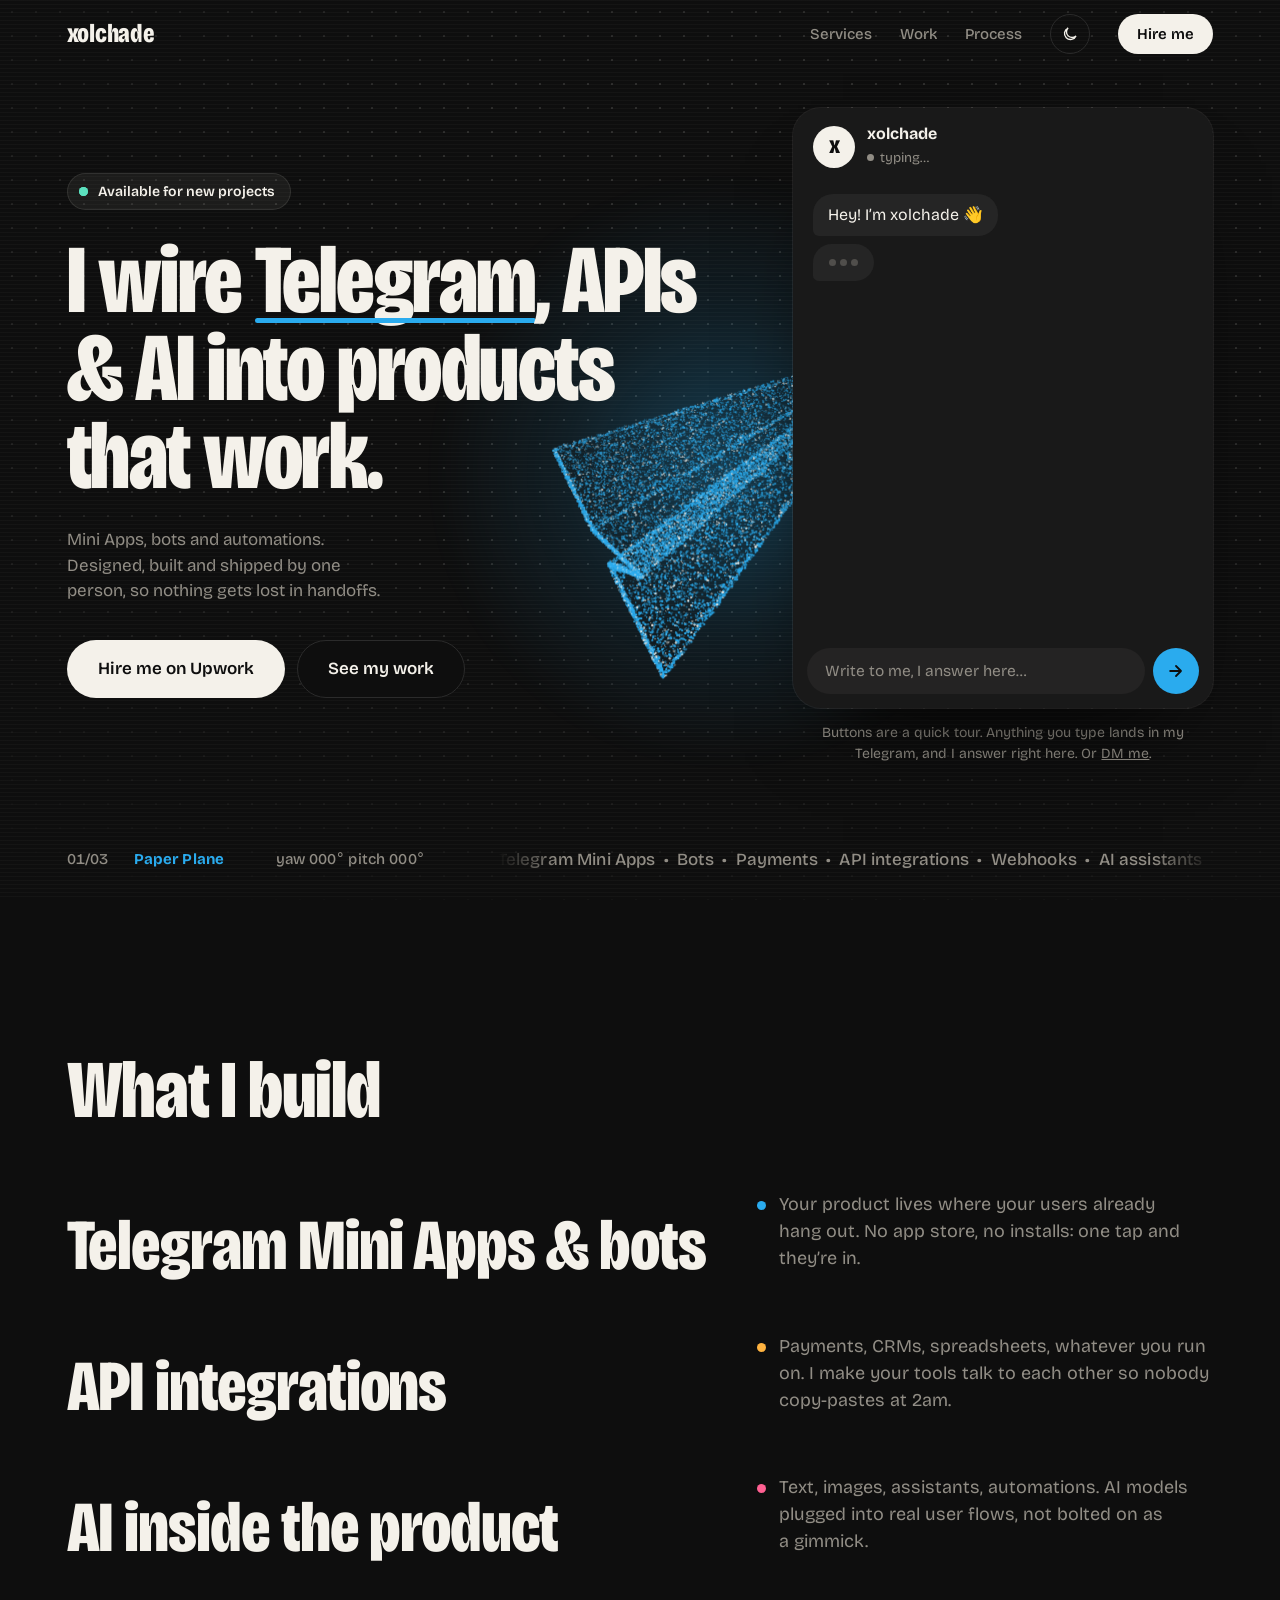
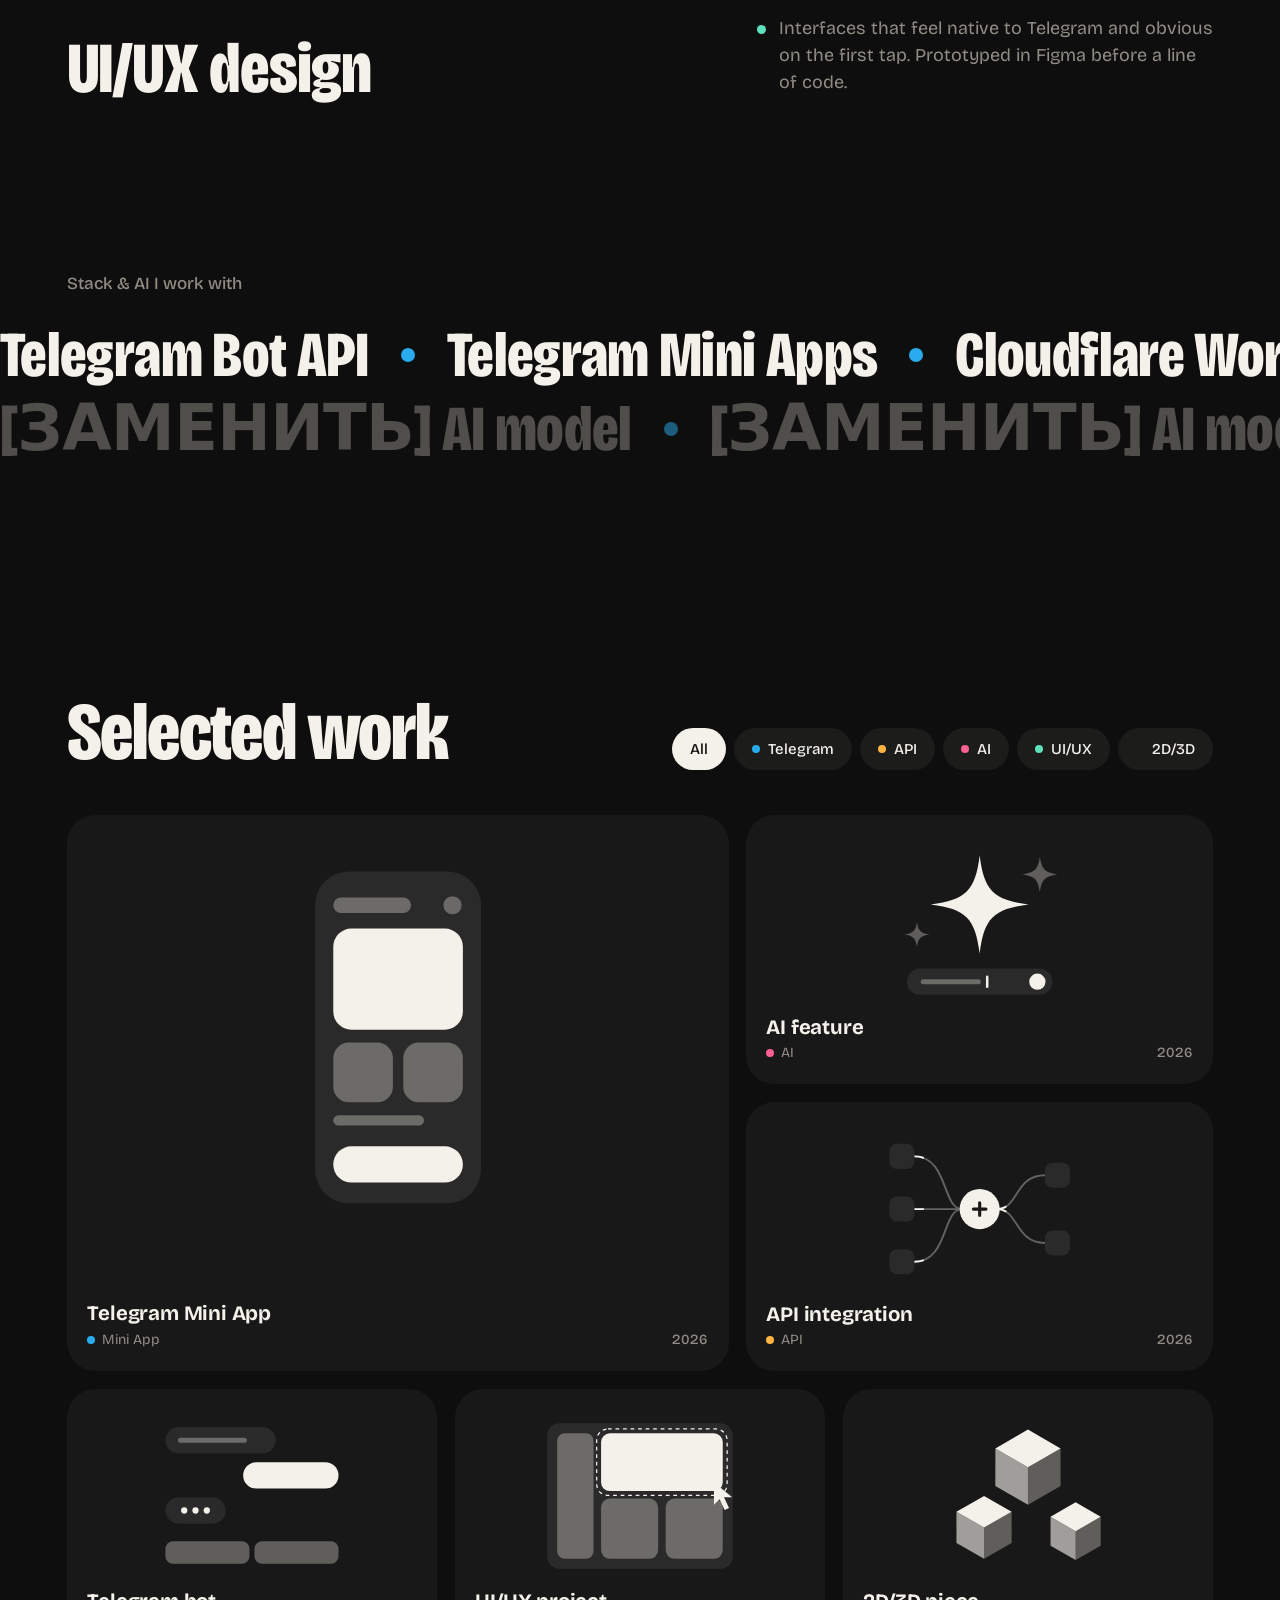
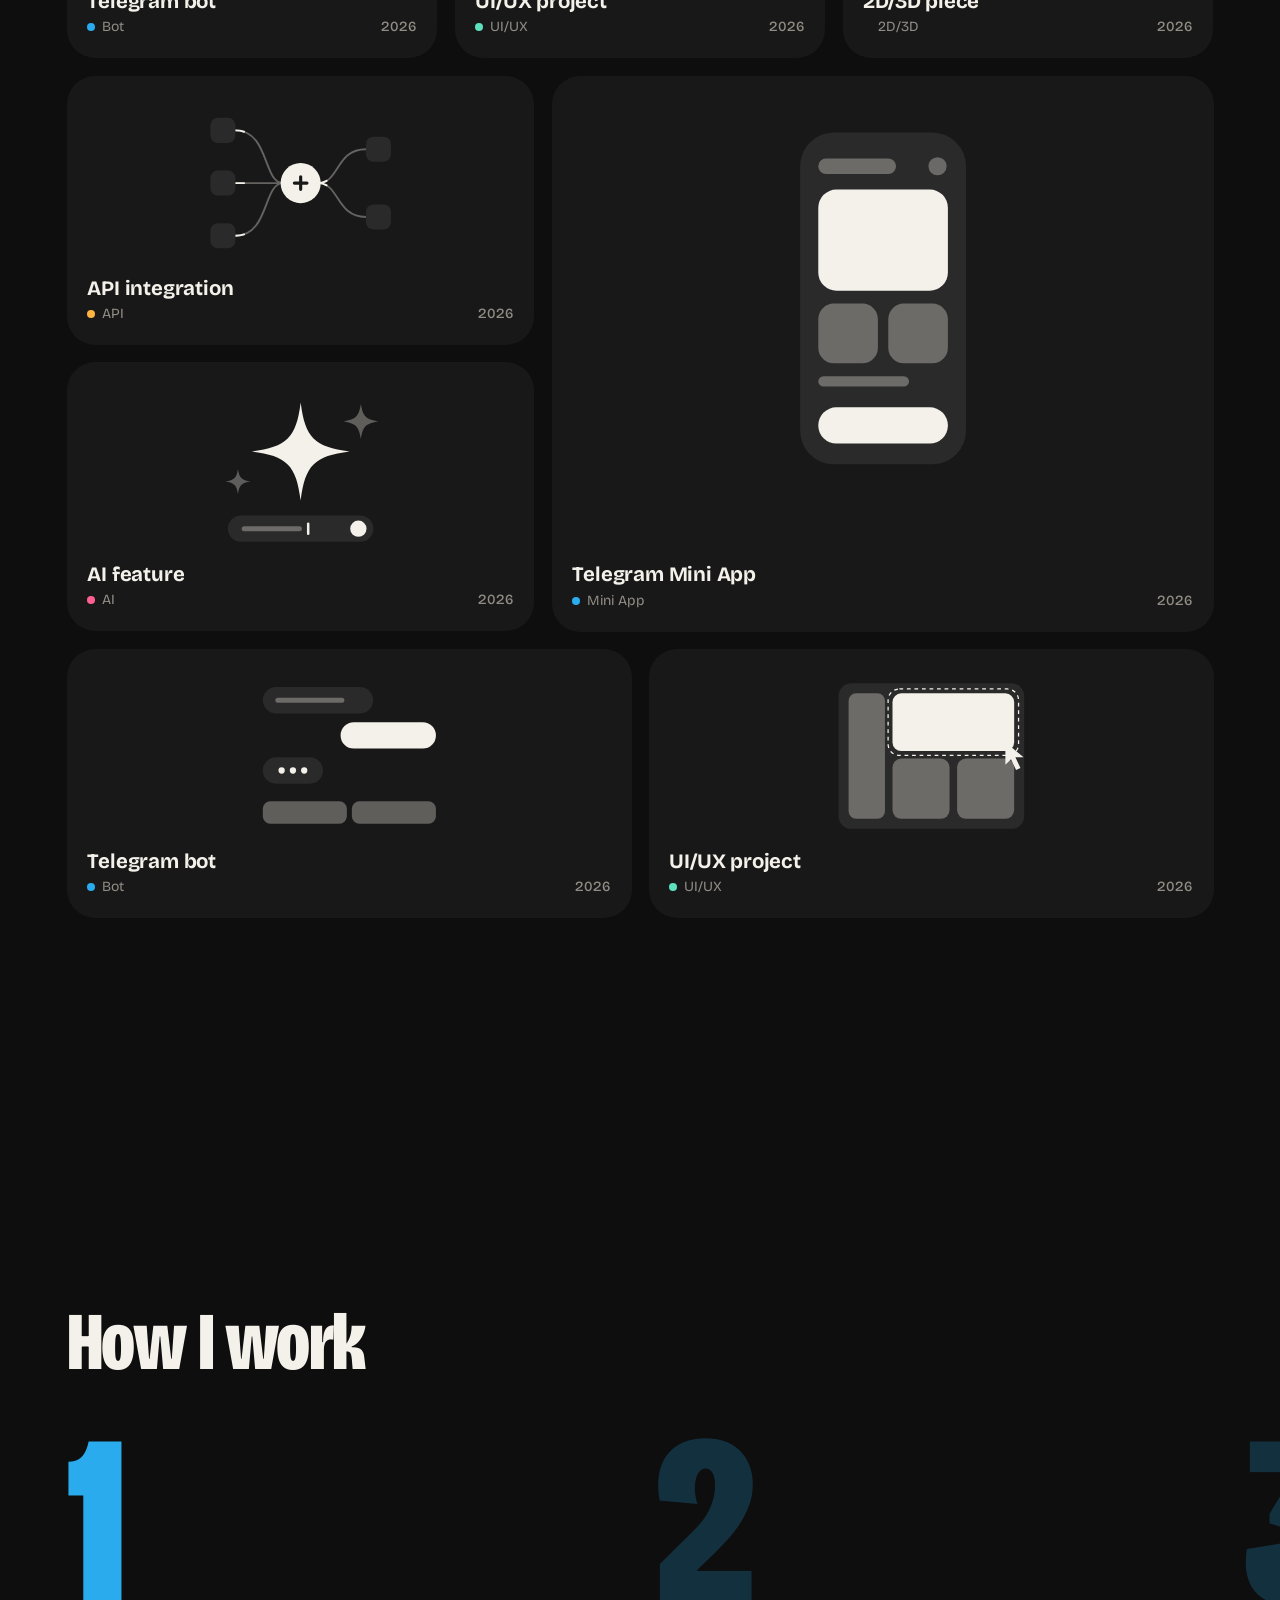
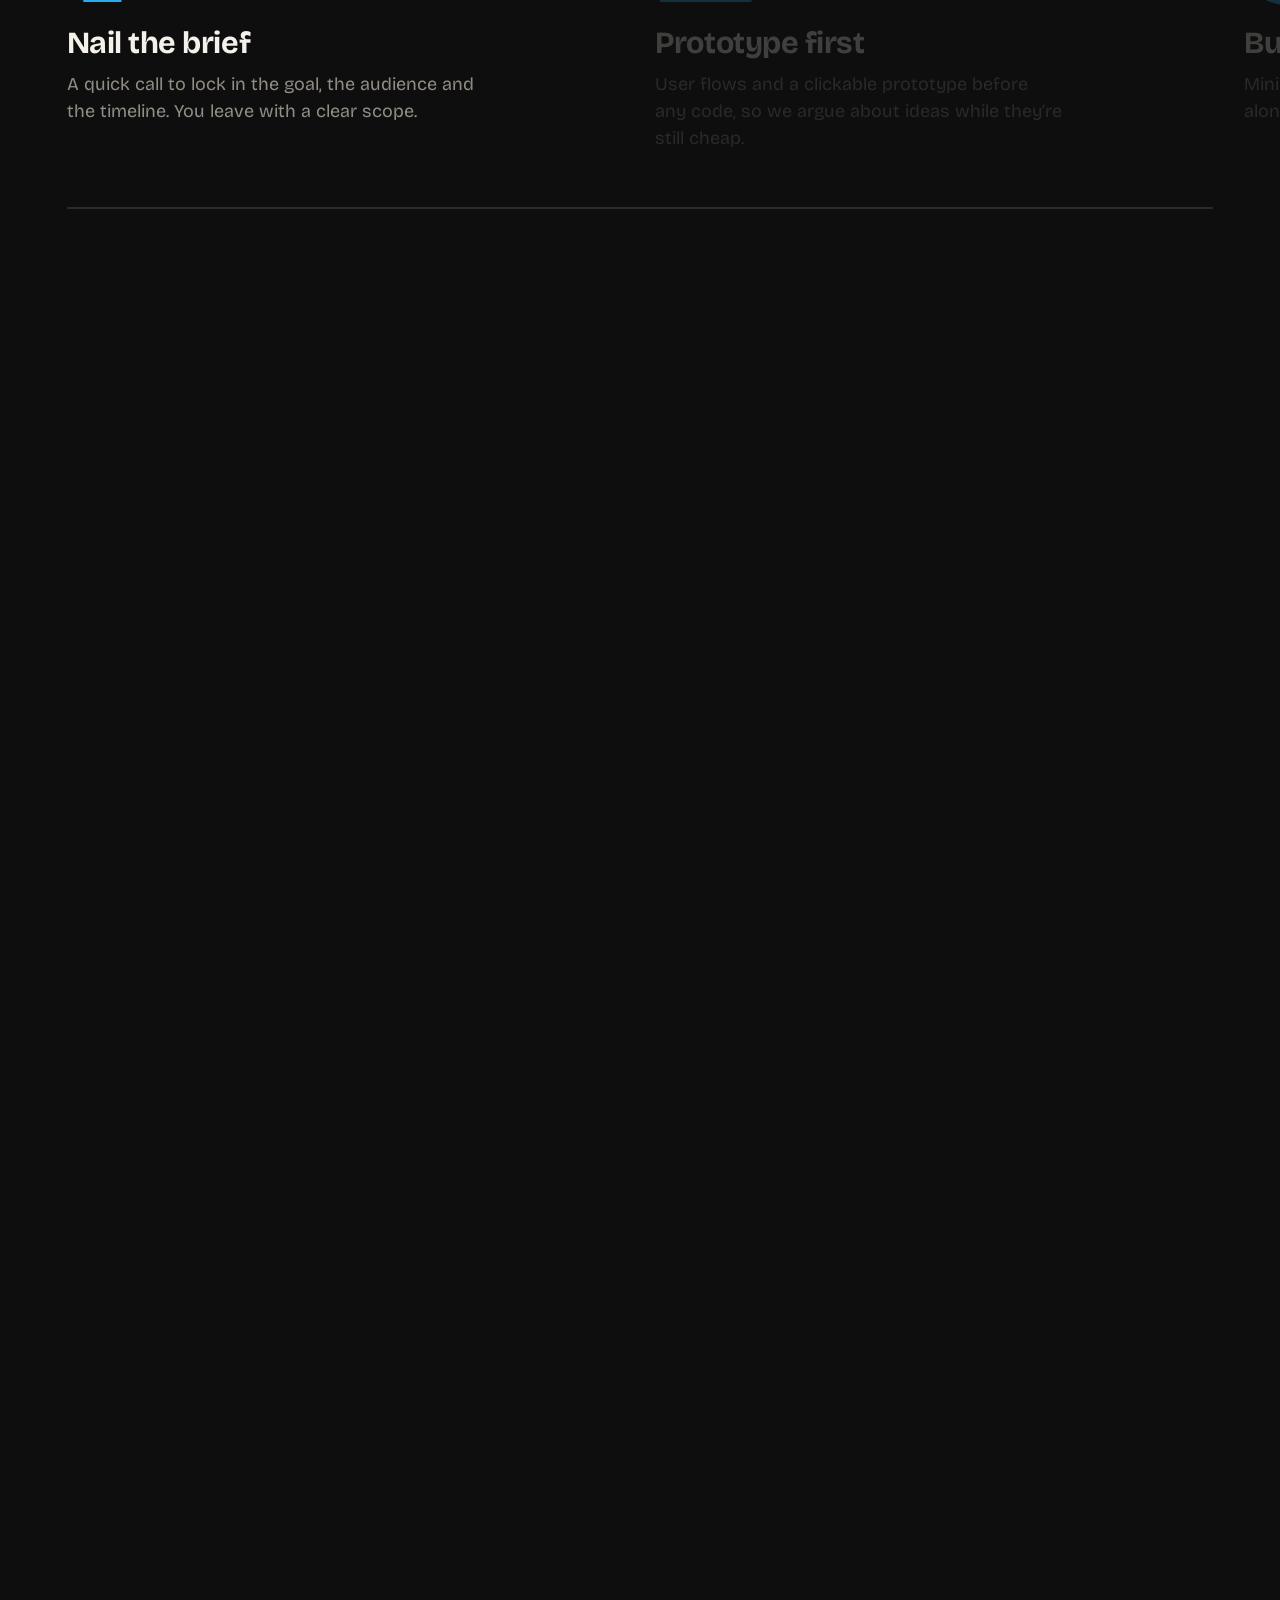
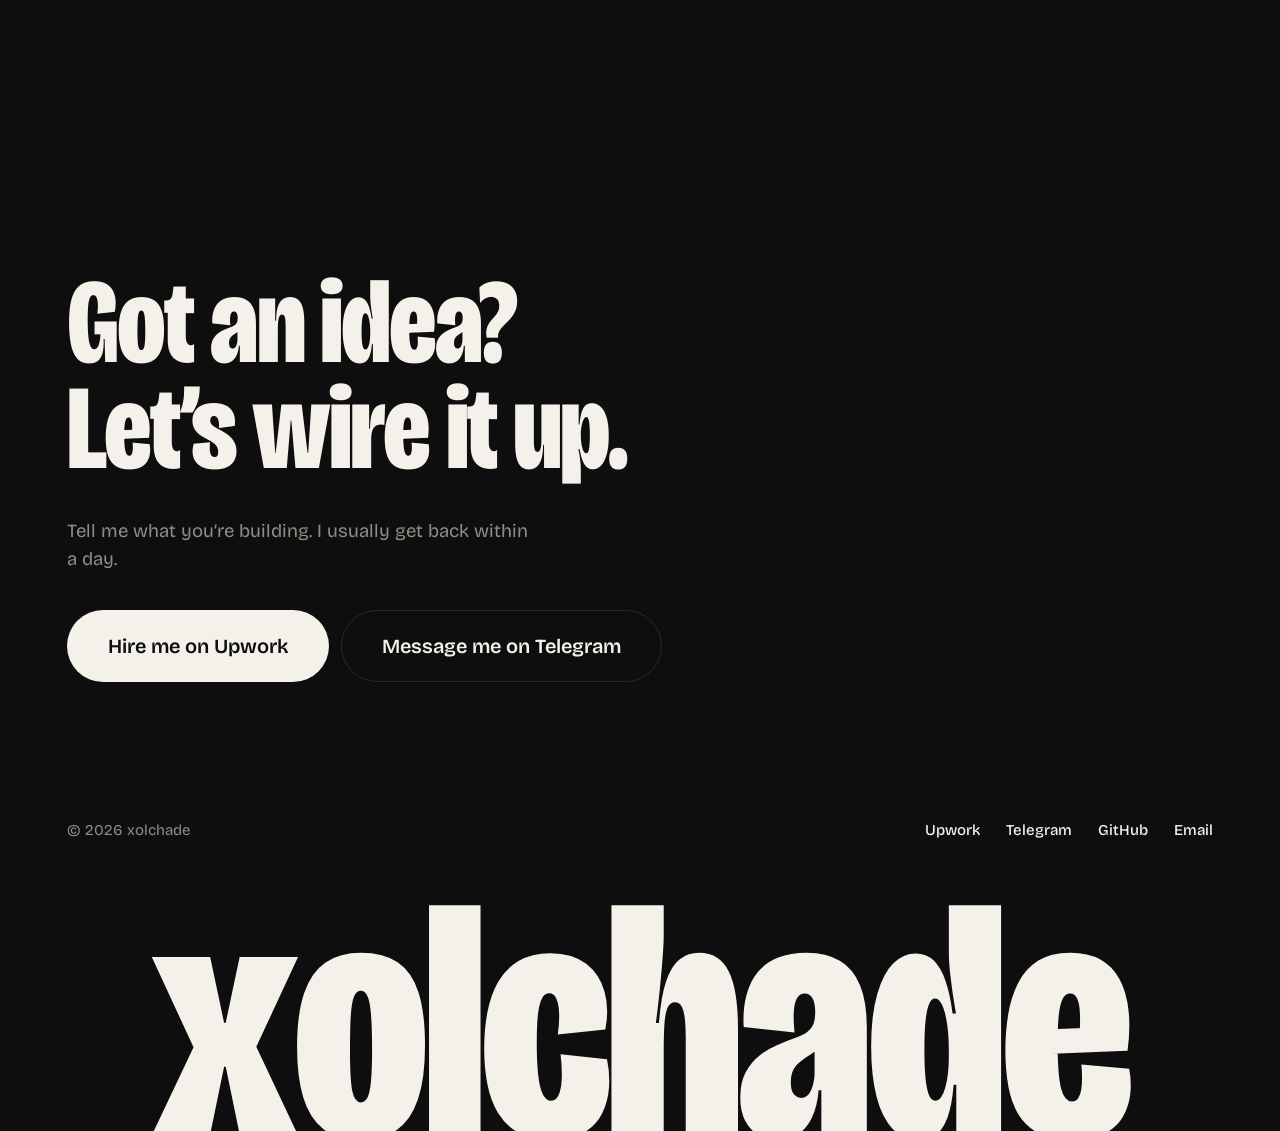
<file: index.html>
<!doctype html>
<html lang="en">
<head>
  <meta charset="utf-8">
  <meta name="viewport" content="width=device-width, initial-scale=1">
  <script>(()=>{const d=document.documentElement;d.classList.add("js");try{const t=localStorage.getItem("theme");d.dataset.theme=t||"dark";if(sessionStorage.getItem("seen")||matchMedia("(prefers-reduced-motion: reduce)").matches)d.classList.add("skip-intro");sessionStorage.setItem("seen","1")}catch{d.classList.add("skip-intro")}})()</script>
  <title>xolchade — Telegram Mini Apps, bots, API & AI integrations</title>
  <meta name="description" content="I wire Telegram, APIs and AI into products that work: Mini Apps, bots, integrations and the UI on top. Available for hire on Upwork.">
  <meta name="theme-color" content="#0E0E0E">
  <meta property="og:type" content="website">
  <meta property="og:url" content="https://xolchade.dev/">
  <meta property="og:title" content="xolchade — I wire Telegram, APIs & AI into products that work">
  <meta property="og:description" content="Telegram Mini Apps, bots, API and AI integrations, UI/UX. Available for hire on Upwork.">
  <meta property="og:image" content="https://xolchade.dev/og.png">
  <meta name="twitter:card" content="summary_large_image">
  <link rel="icon" href="[data-uri]">
  <style>/* xolchade.dev — built to DESIGN.md */
@font-face {
  font-family: "Bricolage";
  src: url("fonts/bricolage.woff") format("woff");
  font-weight: 200 800;
  font-stretch: 75% 100%;
  font-display: swap;
}
@view-transition { navigation: auto; }

:root {
  color-scheme: light;
  --bg: light-dark(#F4F1EA, #0E0E0E);
  --surface: light-dark(#FFFFFF, #191919);
  --card: light-dark(#E9E5DB, #181818);
  --ink: light-dark(#0E0E0E, #F4F1EA);
  --mute: light-dark(#69655D, #918D85);
  --hair: light-dark(#D9D4C8, #2B2B2B);
  --acc: #2AABEE;
  --on-acc: #0E0E0E;
  --tg: #2AABEE;
  --api: light-dark(#E79A00, #FFB340);
  --ai: light-dark(#E2437A, #FF6092);
  --ui: light-dark(#0FA07E, #5CE0BE);
  --d3: light-dark(#E5562B, #FF7F57);
  --font: "Bricolage", system-ui, -apple-system, "Segoe UI", sans-serif;
  --pad: clamp(22px, 5.2vw, 84px);
  --sec: clamp(96px, 17vh, 210px);
  --r-lg: clamp(20px, 2.2vw, 32px);
  --ease: cubic-bezier(.2, .8, .2, 1);
  --ease-io: cubic-bezier(.65, 0, .35, 1);
  --intro: .55s;
}
:root { --g1: 20%; --g2: 7%; --g3: 16%; --g4: 20%; }
:root[data-theme="dark"] { color-scheme: dark; --g1: 30%; --g2: 10%; --g3: 20%; --g4: 26%; }
:root.skip-intro { --intro: .1s; }

*, *::before, *::after { box-sizing: border-box; }
html { -webkit-text-size-adjust: 100%; scroll-padding-top: 88px; }
html.lock { overflow: hidden; }
body {
  margin: 0;
  background: var(--bg);
  color: var(--ink);
  font: 400 18px/1.5 var(--font);
  font-stretch: 100%;
  -webkit-font-smoothing: antialiased;
  overflow-x: clip;
}
a { color: inherit; }
h1, h2, h3, p, ol, ul { margin: 0; }
ol, ul { padding: 0; list-style: none; }
p { text-wrap: pretty; }
button, input { font: inherit; color: inherit; }
button { cursor: pointer; }
:focus-visible { outline: 2px solid var(--acc); outline-offset: 3px; border-radius: 8px; }
::selection { background: var(--ink); color: var(--bg); }

.display {
  font-stretch: 75%;
  font-weight: 800;
  letter-spacing: -0.015em;
  line-height: .92;
  text-wrap: balance;
}
.lede { font-size: clamp(17px, 1.45vw, 22px); color: var(--mute); max-width: 40ch; }

.skip { position: fixed; left: -999px; top: 12px; z-index: 200; background: var(--ink); color: var(--bg); padding: 10px 16px; border-radius: 999px; }
.skip:focus { left: 12px; }

/* ---------- preloader ---------- */
.preloader {
  position: fixed; inset: 0; z-index: 100;
  background: var(--bg);
  display: grid; place-items: center;
  animation: pre-out .4s var(--ease-io) .42s forwards;
}
.skip-intro .preloader { display: none; }
.pre-dots { display: flex; gap: 10px; }
.pre-dots i { width: 12px; height: 12px; border-radius: 50%; background: var(--acc); scale: 0; animation: pre-in .3s var(--ease) forwards, pre-merge .2s var(--ease-io) .28s forwards; }
.pre-dots i:nth-child(1) { --m: 22px; }
.pre-dots i:nth-child(2) { --m: 0px; animation-delay: .05s, .28s; }
.pre-dots i:nth-child(3) { --m: -22px; animation-delay: .1s, .28s; }
@keyframes pre-in { to { scale: 1; } }
@keyframes pre-merge { to { translate: var(--m) 0; } }
@keyframes pre-out { to { translate: 0 -100%; visibility: hidden; } }

/* ---------- buttons, links ---------- */
.btn {
  position: relative; isolation: isolate; overflow: hidden;
  display: inline-flex; align-items: center; justify-content: center;
  height: 58px; padding: 0 30px;
  border-radius: 999px; border: 1.5px solid transparent;
  font-weight: 600; font-size: 17px; line-height: 1;
  text-decoration: none; white-space: nowrap;
  transition: translate .5s var(--ease), scale .2s var(--ease), color .25s, border-color .25s;
}
.btn:active { scale: .97; }
.btn.primary { background: var(--ink); color: var(--bg); }
.btn.primary::before {
  content: ""; position: absolute; inset: -2px; z-index: -1; border-radius: inherit;
  background: var(--acc); translate: 0 102%;
  transition: translate .45s var(--ease);
}
.btn.ghost { border-color: var(--hair); color: var(--ink); background: var(--bg); }
.btn.small { height: 40px; padding: 0 18px; font-size: 15px; }
.btn.big { height: 72px; padding: 0 40px; font-size: 20px; }
@media (hover: hover) {
  .btn.primary:hover { color: var(--on-acc); }
  .btn.primary:hover::before { translate: 0 0; }
  .btn.ghost:hover { border-color: var(--ink); }
}
.ul { position: relative; text-decoration: none; padding-bottom: 2px; }
.ul::after { content: ""; position: absolute; left: 0; right: 0; bottom: 0; height: 1.5px; background: currentColor; transform-origin: left; scale: 0 1; transition: scale .35s var(--ease); }
.ul:hover::after { scale: 1 1; }

/* ---------- header ---------- */
.bar {
  position: fixed; inset: 0 0 auto; z-index: 50;
  display: flex; align-items: center; justify-content: space-between;
  padding: 14px var(--pad);
  view-transition-name: bar;
}
.bar::before { content: ""; position: absolute; inset: 0; z-index: -1; background: color-mix(in oklab, var(--bg) 86%, transparent); opacity: 0; transition: opacity .25s; }
.bar.scrolled::before { opacity: 1; }
.logo { font-stretch: 75%; font-weight: 800; font-size: 26px; letter-spacing: -0.01em; text-decoration: none; line-height: 1; }
.bar nav { display: flex; align-items: center; gap: clamp(12px, 2.2vw, 30px); }
.nav-link { text-decoration: none; font-size: 15px; font-weight: 500; color: var(--mute); transition: color .2s; }
.nav-link:hover { color: var(--ink); }
.theme {
  display: grid; place-items: center;
  width: 40px; height: 40px; border-radius: 50%;
  border: 1.5px solid var(--hair); background: transparent; color: var(--ink);
  transition: border-color .2s, rotate .5s var(--ease);
}
.theme:hover { border-color: var(--ink); rotate: 20deg; }
.theme svg { width: 18px; height: 18px; fill: none; stroke: currentColor; stroke-width: 1.8; stroke-linecap: round; }
.theme .moon { display: none; }
:root[data-theme="dark"] .theme .sun { display: none; }
:root[data-theme="dark"] .theme .moon { display: block; }
.theming * { view-transition-name: none !important; }
.theming::view-transition-old(root), .theming::view-transition-new(root) { animation: none; mix-blend-mode: normal; }

/* ---------- main ---------- */
main { position: relative; }
main > section { position: relative; z-index: 1; }

/* ---------- hero ---------- */
.hero { padding: 0; }
.screen {
  position: relative; overflow: hidden; isolation: isolate;
  display: grid;
  grid-template-columns: minmax(0, auto) minmax(0, 1fr) minmax(340px, clamp(420px, 21vw, 500px));
  column-gap: clamp(24px, 3vw, 72px);
  align-items: center;
  padding: calc(72px + clamp(40px, 7vh, 96px)) var(--pad) 92px;
  min-height: 100svh;
  touch-action: pan-y;
}
/* no text selection when the mouse is dragged across the hero; the chat stays selectable */
.screen { -webkit-user-select: none; user-select: none; }
.screen .chat { -webkit-user-select: text; user-select: text; }
.screen a, .screen button, .screen .chat { cursor: auto; }
.screen a, .screen button { cursor: pointer; }
.hero-copy { grid-column: 1; }
.chat-wrap { grid-column: 3; }

/* the cloud hangs on a zero-size anchor in the middle column, so it always sits between the copy and the chat */
.stage { grid-column: 2; grid-row: 1; place-self: center; width: 0; height: 0; position: relative; z-index: -2; pointer-events: none; }
.gl {
  --box: clamp(480px, 42vw, 1060px);
  position: absolute; left: 50%; top: 50%; width: var(--box); height: var(--box);
  translate: calc(-50% - clamp(30px, 10vw - 160px, 100px)) calc(-50% + 4vh);
  opacity: 0; scale: 1 .04; transition: opacity .25s, scale .5s var(--ease);
}
.gl.on { opacity: 1; scale: 1 1; }
.stage::before {
  content: ""; position: absolute; left: 50%; top: 50%; width: clamp(560px, 46vw, 1200px); aspect-ratio: 1;
  translate: calc(-50% - clamp(30px, 10vw - 160px, 100px)) calc(-50% + 4vh); border-radius: 50%; pointer-events: none;
  background: radial-gradient(closest-side, color-mix(in oklab, var(--acc) var(--g1), transparent), color-mix(in oklab, var(--acc) var(--g2), transparent) 55%, transparent);
  filter: blur(10px);
}
.vig { display: none; }
body::before { content: ""; position: fixed; inset: 0; z-index: -1; pointer-events: none;
  background:
    radial-gradient(70% 60% at 95% 0%, color-mix(in oklab, var(--ai) var(--g3), transparent), transparent 70%),
    radial-gradient(65% 70% at 0% 100%, color-mix(in oklab, var(--acc) var(--g4), transparent), transparent 70%);
}
.avail { display: inline-flex; align-items: center; gap: 10px; margin-bottom: clamp(18px, 3vh, 34px); padding: 8px 16px 8px 12px; border-radius: 999px; font-size: clamp(14px, .9vw, 17px); font-weight: 600; color: var(--ink); background: color-mix(in oklab, var(--ink) 6%, transparent); box-shadow: inset 0 0 0 1px color-mix(in oklab, var(--ink) 10%, transparent); }
.avail i { position: relative; width: 9px; height: 9px; border-radius: 50%; background: var(--ui); }
.avail i::after { content: ""; position: absolute; inset: 0; border-radius: 50%; background: var(--ui); animation: ping 2.2s var(--ease) infinite; }
@keyframes ping { 70%, 100% { scale: 2.6; opacity: 0; } }
.hero h1 { font-size: clamp(50px, min(7.6vw, 14.5vh), 176px); line-height: .9; text-wrap: wrap; max-width: 6.9em; }
.hero .lede { margin-top: clamp(22px, 3vh, 36px); max-width: 30ch; font-size: clamp(17px, 1.3vw, 27px); }
.actions { display: flex; flex-wrap: wrap; gap: 12px; margin-top: clamp(26px, 4vh, 44px); }

/* LED lettering (see led.js) */
.led { display: block; height: 21px; width: auto; fill: currentColor; overflow: visible; }

/* status line of the hero */
.status { position: absolute; left: var(--pad); right: var(--pad); bottom: 28px; font-size: 15px; font-weight: 500; letter-spacing: .01em; font-variant-numeric: tabular-nums; display: flex; align-items: center; gap: clamp(28px, 4vw, 72px); }
.readout { display: flex; align-items: center; gap: 22px; flex: none; color: var(--mute); }
.readout .led { height: 14px; }
#ro-name { color: var(--acc); font-weight: 700; min-width: 120px; text-transform: capitalize; }
#ro-rot { min-width: 0; width: 11.4em; }
/* fixed widths: live numbers must not resize the line and shove the ticker */
#ro-n, #ro-name, #ro-rot { flex: none; white-space: nowrap; }
#ro-n { width: 3em; }
#ro-name { width: 7em; }
#ro-name .led { height: 21px; }
.ro-hint { display: inline-flex; align-items: center; gap: 6px; font-size: 13.5px; font-weight: 500; color: var(--ink); white-space: nowrap; transition: opacity .6s; }
.ro-hint svg { width: 20px; height: 20px; fill: none; stroke: currentColor; stroke-width: 1.6; stroke-linecap: round; stroke-linejoin: round; }
.spun .ro-hint, .no-gl .ro-hint { opacity: 0; }
.ticker { flex: 1; min-width: 0; overflow: hidden; color: var(--mute); -webkit-mask: linear-gradient(90deg, transparent, #000 60px, #000 calc(100% - 60px), transparent); mask: linear-gradient(90deg, transparent, #000 60px, #000 calc(100% - 60px), transparent); }
.ticker { font-size: 17px; }
.ticker-run { display: flex; width: max-content; animation: tick 60s linear infinite; }
@keyframes tick { to { translate: -50% 0; } }
.ticker-run span { flex: none; padding-right: 10px; white-space: pre; }
.ticker .led { height: 21px; }

/* glitch: when the cloud glitches, the lit word and the readout twitch with it */
.glitch .k.on { animation: jolt .22s steps(1) both; }
.glitch #ro-name { animation: jolt .22s steps(1) reverse both; }
@keyframes jolt {
  0% { transform: translate3d(-5px, 0, 0) skewX(-8deg); opacity: .75; }
  30% { transform: translate3d(4px, 0, 0); opacity: 1; }
  55% { transform: translate3d(-2px, 0, 0) skewX(5deg); opacity: .6; }
  80%, 100% { transform: none; opacity: 1; }
}

.js .split .w { display: inline-block; overflow: clip; overflow-clip-margin: .02em; vertical-align: top; padding: .06em 0 .1em; margin: -.06em 0 -.1em; }
.js .split .w > span { display: inline-block; translate: 0 112%; animation: rise .9s var(--ease) forwards; animation-delay: calc(var(--intro) + var(--i) * 45ms); }
@keyframes rise { to { translate: 0 0; } }
.k { position: relative; display: inline-block; cursor: pointer; }
.nb { white-space: nowrap; }
.k::after {
  content: ""; position: absolute; left: 0; right: 0; bottom: .02em; height: .055em; border-radius: 1em;
  background: var(--acc); transform-origin: left; scale: 0 1;
  transition: scale .6s var(--ease);
}
.k.on::after { scale: var(--p, 1) 1; transition: none; }
.k:not(.on)::after { scale: 0 1; }
.k:hover::after { background: color-mix(in oklab, var(--acc) 60%, var(--ink)); }
.js .intro { opacity: 0; translate: 0 24px; animation: fade-up .8s var(--ease) forwards; animation-delay: calc(var(--intro) + .45s + var(--n) * 80ms); }
@keyframes fade-up { to { opacity: 1; translate: 0 0; } }

/* chat */
.chat-wrap { position: relative; }
:root:not([data-theme="dark"]) .chat-wrap { color-scheme: light; }
:root:not([data-theme="dark"]) .chat { color: var(--ink); }
.chat {
  position: relative;
  display: flex; flex-direction: column;
  height: min(600px, 68svh); min-height: 460px;
  background: var(--surface);
  border-radius: 28px;
  box-shadow: 0 0 0 1px color-mix(in oklab, var(--ink) 8%, transparent), 0 50px 90px -50px light-dark(rgb(40 30 10 / .4), rgb(0 0 0 / .9));
}
.chat-head { display: flex; gap: 12px; align-items: center; padding: 16px 20px; }
.chat-head b { display: block; font-weight: 700; font-size: 16px; line-height: 1.2; }
.chat-head small { color: var(--mute); font-size: 13.5px; }
.avatar { width: 42px; height: 42px; border-radius: 50%; display: grid; place-items: center; background: var(--ink); color: var(--bg); font-stretch: 75%; font-weight: 800; font-size: 24px; line-height: 1; padding-bottom: 3px; }
.thread { flex: 1; overflow-y: auto; overscroll-behavior: contain; display: flex; flex-direction: column; gap: 8px; padding: 8px 20px 16px; scrollbar-width: none; }
.thread::-webkit-scrollbar { display: none; }
.msg { max-width: 86%; padding: 10px 15px; border-radius: 20px; font-size: 16px; line-height: 1.38; animation: pop .35s var(--ease) both; }
.msg.bot { background: color-mix(in oklab, var(--ink) 7%, var(--surface)); border-bottom-left-radius: 6px; align-self: flex-start; }
.msg.me { background: var(--acc); color: var(--on-acc); border-bottom-right-radius: 6px; align-self: flex-end; }
.msg a { font-weight: 600; }
.typing { display: flex; gap: 4px; padding: 15px 16px; }
.typing i { width: 7px; height: 7px; border-radius: 50%; background: var(--mute); opacity: .4; animation: blink 1s infinite; }
.typing i:nth-child(2) { animation-delay: .15s; }
.typing i:nth-child(3) { animation-delay: .3s; }
@keyframes blink { 50% { opacity: 1; translate: 0 -2px; } }
@keyframes pop { from { opacity: 0; translate: 0 8px; scale: .96; } }
.keyboard { display: grid; grid-template-columns: 1fr 1fr; gap: 6px; padding: 0 14px 10px; animation: pop .5s var(--ease) both; }
.keyboard[hidden] { display: none; }
.keyboard button, .keyboard a {
  display: block; text-align: center; text-decoration: none;
  border: 0; border-radius: 13px; padding: 12px 8px;
  background: color-mix(in oklab, var(--acc) 16%, var(--surface)); color: var(--ink);
  font-weight: 600; font-size: 14.5px; line-height: 1.2;
  transition: background .2s, scale .15s;
}
.keyboard button:hover, .keyboard a:hover { background: color-mix(in oklab, var(--acc) 30%, var(--surface)); }
.keyboard button:active { scale: .97; }
.keyboard .wide { grid-column: 1 / -1; }
.ask { display: flex; gap: 8px; padding: 0 14px 14px; }
.ask input { flex: 1; min-width: 0; height: 46px; border: 0; border-radius: 999px; padding: 0 18px; background: color-mix(in oklab, var(--ink) 6%, var(--surface)); font-size: 15.5px; }
.ask input::placeholder { color: var(--mute); }
.ask button { flex: none; width: 46px; height: 46px; border: 0; border-radius: 50%; background: var(--acc); color: var(--on-acc); display: grid; place-items: center; transition: scale .15s; }
.ask button:active { scale: .92; }
.ask svg { width: 20px; height: 20px; fill: none; stroke: currentColor; stroke-width: 2.2; stroke-linecap: round; stroke-linejoin: round; }
.chat-note { margin-top: 14px; font-size: 14px; color: var(--mute); text-align: center; }
/* live chat */
.msg.sys { align-self: center; max-width: none; padding: 2px 10px; background: none; color: var(--mute); font-size: 13px; }
.msg .meta { display: block; margin-top: 3px; font-size: 12px; opacity: .78; text-align: right; }
.msg.pending { opacity: .62; }
.msg.failed { background: color-mix(in oklab, #E5484D 82%, var(--surface)); color: #fff; }
.msg .retry { border: 0; padding: 0; background: none; color: inherit; font: inherit; font-weight: 700; text-decoration: underline; cursor: pointer; }
.msg.form { padding: 6px; }
.leave { display: flex; gap: 6px; }
.leave input { flex: 1; min-width: 0; height: 38px; border: 0; border-radius: 999px; padding: 0 14px; background: var(--surface); color: var(--ink); font-size: 14.5px; }
.leave button { flex: none; height: 38px; padding: 0 14px; border: 0; border-radius: 999px; background: var(--acc); color: var(--on-acc); font-weight: 700; font-size: 14px; }
.leave button:disabled { opacity: .5; }
.chat.is-live .chat-head small::before { content: ""; display: inline-block; width: 7px; height: 7px; margin-right: 6px; border-radius: 50%; background: var(--ui); vertical-align: 1px; }
.chat.is-live.is-away .chat-head small::before { background: var(--mute); }
.msg .alt { display: flex; gap: 8px; margin-top: 10px; }
.msg .alt a { padding: 7px 14px; border-radius: 999px; background: var(--acc); color: var(--on-acc); font-weight: 700; font-size: 14px; text-decoration: none; }
.ts-box { position: fixed; left: 50%; bottom: 24px; translate: -50% 0; z-index: 90; }

/* ---------- reveals ---------- */
.js .reveal-mask { overflow: clip; overflow-clip-margin: .04em; padding-bottom: .12em; margin-bottom: -.12em; }
.js .reveal-mask > span { display: block; translate: 0 112%; transition: translate .9s var(--ease); }
.js .reveal-mask.in > span { translate: 0 0; }
.js .reveal { opacity: 0; translate: 0 24px; transition: opacity .8s var(--ease), translate .8s var(--ease); transition-delay: calc(var(--d, 0) * 1ms); }
.js .reveal.in { opacity: 1; translate: 0 0; }

/* ---------- services ---------- */
.services { padding: var(--sec) var(--pad) calc(var(--sec) * .6); }
.services h2, .work h2, .process h2 { font-size: clamp(44px, 6.4vw, 104px); }
.svc-list { margin-top: clamp(40px, 7vh, 88px); display: grid; gap: clamp(36px, 6vh, 64px); }
.svc { display: grid; grid-template-columns: minmax(0, 7fr) minmax(0, 5fr); gap: clamp(20px, 4vw, 64px); align-items: end; }
.svc h3 { font-size: clamp(38px, 5.6vw, 92px); line-height: .95; transition: translate .5s var(--ease); }
.svc p { position: relative; color: var(--mute); max-width: 46ch; padding: 0 0 .35em 22px; transition: color .3s; }
.svc p::before { content: ""; position: absolute; left: 0; top: .55em; width: 9px; height: 9px; border-radius: 50%; background: var(--t); }
@media (hover: hover) {
  .svc:hover h3 { translate: 14px 0; }
  .svc:hover p { color: var(--ink); }
}

/* ---------- stack marquee ---------- */
.stack { padding: calc(var(--sec) * .5) 0; }
.stack-title { padding: 0 var(--pad); color: var(--mute); font-size: 17px; font-weight: 500; margin-bottom: 22px; }
.marquee { display: flex; overflow: hidden; white-space: nowrap; user-select: none; }
.run { flex: none; display: flex; align-items: center; animation: marq 46s linear infinite; }
.marquee.rev .run { animation-direction: reverse; }
@keyframes marq { to { translate: -100% 0; } }
.it { display: inline-flex; align-items: center; font-stretch: 75%; font-weight: 800; font-size: clamp(34px, 5vw, 76px); line-height: 1.15; letter-spacing: -0.01em; }
.it::after { content: ""; width: .22em; height: .22em; border-radius: 50%; background: var(--acc); margin: 0 .5em; }
.marquee.rev .it { color: var(--mute); opacity: .5; }

/* ---------- work ---------- */
.work { padding: var(--sec) var(--pad); }
.work-head { display: flex; flex-wrap: wrap; align-items: end; justify-content: space-between; gap: 24px 40px; margin-bottom: clamp(28px, 5vh, 56px); }
.filters { display: flex; flex-wrap: wrap; gap: 8px; }
.chip {
  display: inline-flex; align-items: center; gap: 8px;
  height: 42px; padding: 0 18px; border: 0; border-radius: 999px;
  background: color-mix(in oklab, var(--ink) 6%, transparent); color: var(--ink);
  font-size: 15px; font-weight: 500;
  transition: background .25s, color .25s;
}
.chip i { width: 8px; height: 8px; border-radius: 50%; background: var(--c); }
.chip:hover { background: color-mix(in oklab, var(--ink) 12%, transparent); }
.chip[aria-pressed="true"] { background: var(--ink); color: var(--bg); }

.grid { display: grid; grid-template-columns: repeat(12, minmax(0, 1fr)); grid-auto-rows: clamp(200px, 21vw, 320px); gap: clamp(12px, 1.4vw, 20px); }
.card, .case-cover, .floater { --c: var(--ink); --c2: var(--card); --w: light-dark(#FFFFFF, #2A2A2A); }
.card {
  position: relative; display: block; overflow: hidden;
  grid-column: span var(--cs); grid-row: span var(--rs);
  border-radius: var(--r-lg);
  background: var(--c2); color: var(--ink); text-decoration: none;
  transform: perspective(1100px) rotateX(var(--rx, 0deg)) rotateY(var(--ry, 0deg));
  transition: transform .5s var(--ease), opacity .8s var(--ease), translate .8s var(--ease);
}
.card.tilt { transition: transform .1s linear; }
.card::after {
  content: ""; position: absolute; left: -260px; top: -260px; width: 520px; height: 520px; pointer-events: none;
  background: radial-gradient(closest-side, color-mix(in oklab, var(--acc) 30%, transparent), transparent);
  transform: translate3d(var(--sx, 0px), var(--sy, 0px), 0);
  opacity: 0; transition: opacity .35s;
}
.card .cover { position: absolute; inset: 0; }
.art { position: absolute; left: 6%; top: 5%; width: 88%; height: 70%; translate: var(--px, 0px) var(--py, 0px); transition: scale .7s var(--ease), translate .5s var(--ease); }
.cap { position: absolute; left: 0; right: 0; bottom: 0; padding: clamp(16px, 1.6vw, 24px); display: flex; align-items: end; justify-content: space-between; gap: 12px; }
.cap b { display: block; font-size: clamp(19px, 1.6vw, 24px); font-weight: 700; letter-spacing: -0.01em; line-height: 1.15; }
.cap small { display: flex; align-items: center; gap: 7px; margin-top: 3px; font-size: 14px; color: var(--mute); }
.cap small i { width: 8px; height: 8px; border-radius: 50%; background: var(--t); }
.cap .yr { font-size: 14px; font-weight: 500; font-variant-numeric: tabular-nums; color: var(--mute); }
@media (hover: hover) {
  .card:hover::after { opacity: 1; }
  .card:hover .art { scale: 1.06; }
  .card:hover { --c: var(--acc); }
}

/* cover drawings */
.art .c { fill: var(--c); } .art .w { fill: var(--w); } .art .ink { fill: var(--ink); }
.art .o3 { opacity: .32; } .art .o6 { opacity: .62; }
.art .ln { fill: none; stroke: var(--c); stroke-width: 3; opacity: .35; stroke-linecap: round; }
.art .ln.run { opacity: 1; stroke-dasharray: 14 130; animation: dash 2.2s linear infinite; }
.art .bgs { fill: none; stroke: var(--c2); stroke-width: 5; stroke-linecap: round; }
.art .sel { fill: none; stroke: var(--ink); stroke-width: 2; stroke-dasharray: 6 6; }
.art .bob { animation: bob 3.2s ease-in-out infinite; }
.art .pop { animation: popk 2.4s ease-in-out infinite; transform-box: fill-box; transform-origin: center; }
.art .pulse { animation: pulse 1.8s ease-in-out infinite; transform-box: fill-box; transform-origin: center; }
.art .dot { animation: blink 1s infinite; }
.art .spin { animation: spin 9s linear infinite; transform-box: fill-box; transform-origin: center; }
.art .spin.rev { animation-direction: reverse; animation-duration: 6s; }
.art .blink { animation: caret 1s steps(1) infinite; }
.art .ptr { animation: ptr 3.4s var(--ease-io) infinite; }
.art .d1 { animation-delay: -.5s; } .art .d2 { animation-delay: -1s; }
.art * { animation-play-state: paused; }
.card:hover .art *, .case-cover .art *, .floater .art * { animation-play-state: running; }
@keyframes dash { to { stroke-dashoffset: -144; } }
@keyframes bob { 50% { translate: 0 -8px; } }
@keyframes popk { 50% { scale: .88; } }
@keyframes pulse { 50% { scale: 1.08; } }
@keyframes spin { to { rotate: 360deg; } }
@keyframes caret { 50% { opacity: 0; } }
@keyframes ptr { 50% { translate: -46px 44px; } }

/* ---------- process ---------- */
.process { padding: var(--sec) 0; }
.process h2 { padding: 0 var(--pad); }
.track { display: grid; gap: 56px; padding: 0 var(--pad); margin-top: clamp(36px, 6vh, 72px); }
.step h3 { font-size: clamp(24px, 2.4vw, 36px); font-weight: 700; letter-spacing: -0.015em; line-height: 1.1; margin-top: 6px; }
.step p { color: var(--mute); max-width: 36ch; margin-top: 12px; }
.num { display: block; font-size: 96px; line-height: .8; color: var(--acc); }
.rail { display: none; }
@media (min-width: 900px) and (prefers-reduced-motion: no-preference) {
  .process { --step: clamp(380px, 40vw, 640px); --gap: clamp(40px, 6vw, 110px); padding: 0; height: calc(100vh + var(--pad) + 4 * var(--step) + 3 * var(--gap) + 22vw - 100vw); }
  .pin { position: sticky; top: 0; height: 100vh; overflow: hidden; display: flex; flex-direction: column; justify-content: center; padding-top: 72px; }
  .track { display: flex; gap: var(--gap); width: max-content; padding-right: 22vw; margin-top: clamp(20px, 5vh, 60px); will-change: transform; }
  .step { flex: none; width: var(--step); opacity: .22; transition: opacity .5s; }
  .step.on { opacity: 1; }
  .num { font-size: clamp(160px, 19vw, 300px); }
  .rail { display: block; position: relative; height: 2px; margin: clamp(28px, 6vh, 64px) var(--pad) 0; background: var(--hair); border-radius: 2px; }
  .rail i { position: absolute; inset: 0; background: var(--ink); transform-origin: left; transform: scaleX(0); border-radius: 2px; }
}

/* ---------- contact ---------- */
.contact { padding: var(--sec) var(--pad) calc(var(--sec) * .9); }
.contact h2 { font-size: clamp(52px, 9.4vw, 170px); line-height: .88; max-width: 11ch; }
.contact .lede { margin-top: clamp(22px, 4vh, 40px); }

/* ---------- footer ---------- */
.foot { position: relative; z-index: 1; padding: 0 var(--pad); overflow: hidden; }
.foot-row { position: relative; z-index: 2; display: flex; flex-wrap: wrap; justify-content: space-between; gap: 12px 32px; font-size: 15px; color: var(--mute); }
.foot-row nav { display: flex; flex-wrap: wrap; gap: 8px 26px; }
.foot-row a { color: var(--ink); font-weight: 500; }
.wordmark { font-size: 26.5vw; font-weight: 800; line-height: .8; letter-spacing: -0.02em; text-align: center; margin: clamp(24px, 5vh, 56px) 0 -0.085em; white-space: nowrap; user-select: none; }
.wordmark span { display: inline-block; transition: transform .35s var(--ease); }

/* ---------- cursor badge ---------- */
.cursor { position: fixed; left: 0; top: 0; z-index: 90; pointer-events: none; width: 0; height: 0; }
.cursor span {
  position: absolute; left: -46px; top: -46px; width: 92px; height: 92px; border-radius: 50%;
  display: grid; place-items: center;
  background: var(--ink); color: var(--bg); font-size: 15px; font-weight: 600;
  opacity: 0; scale: .3; transition: opacity .2s, scale .3s var(--ease);
}
.cursor.on span { opacity: 1; scale: 1; }
.has-cursor [data-cursor] { cursor: none; }

/* ---------- case page ---------- */
.case { padding: 128px var(--pad) var(--sec); position: relative; z-index: 1; }
.back { display: inline-block; font-size: 15px; font-weight: 500; color: var(--mute); margin-bottom: clamp(28px, 6vh, 64px); }
.case-meta { display: flex; align-items: center; gap: 22px; color: var(--mute); font-size: 16px; font-weight: 500; margin-bottom: 18px; }
.case-meta .kind { display: inline-flex; align-items: center; gap: 8px; color: var(--ink); }
.case-meta .kind i { width: 9px; height: 9px; border-radius: 50%; background: var(--t); }
.case h1 { font-size: clamp(52px, 9vw, 160px); }
.case .lede { margin-top: 24px; }
.case-cover { position: relative; margin-top: clamp(36px, 7vh, 80px); aspect-ratio: 16 / 8; max-height: 76vh; width: 100%; border-radius: var(--r-lg); background: var(--c2); overflow: hidden; }
.case-cover .art { left: 5%; top: 8%; width: 90%; height: 84%; }
.case-body { display: grid; grid-template-columns: minmax(0, 4fr) minmax(0, 8fr); gap: clamp(28px, 5vh, 56px) 40px; margin-top: clamp(56px, 10vh, 120px); }
.case-body dt { font-stretch: 75%; font-weight: 800; font-size: clamp(30px, 3.6vw, 56px); line-height: 1; letter-spacing: -0.01em; }
.case-body dd { margin: 0; color: var(--mute); max-width: 52ch; font-size: clamp(18px, 1.5vw, 22px); }
.next { display: block; margin-top: clamp(72px, 14vh, 170px); text-decoration: none; }
.next small { color: var(--mute); font-size: 16px; font-weight: 500; }
.next span { display: block; font-stretch: 75%; font-weight: 800; font-size: clamp(48px, 9vw, 150px); line-height: .92; letter-spacing: -0.015em; margin-top: 8px; transition: translate .5s var(--ease); }
@media (hover: hover) { .next:hover span { translate: 18px 0; } }
.floater { position: fixed; left: 0; top: 0; z-index: 60; pointer-events: none; width: 320px; aspect-ratio: 4 / 3; margin: 26px 0 0 26px; border-radius: 24px; overflow: hidden; background: var(--c2); opacity: 0; scale: .85; transition: opacity .25s, scale .35s var(--ease); }
.floater.on { opacity: 1; scale: 1; }
.floater .art { left: 8%; top: 8%; width: 84%; height: 84%; }

/* 404 */
.lost { min-height: 100svh; display: grid; place-items: center; padding: 20px; }
.lost .chat { width: min(420px, 100%); height: auto; min-height: 0; }
.lost .thread { flex: none; padding-top: 4px; }

/* ---------- terminal (easter egg) ---------- */
.term { position: fixed; inset: 0; z-index: 120; display: grid; place-items: center; padding: 16px; background: rgb(0 0 0 / .72); animation: term-in .25s var(--ease) both; }
.term-win { width: min(760px, 100%); height: min(520px, 86svh); display: flex; flex-direction: column; background: #0E0E0E; color: #E8E4DB; border-radius: 18px; box-shadow: 0 0 0 1px #2B2B2B, 0 40px 100px -30px #000; font: 14.5px/1.55 ui-monospace, "SF Mono", "Cascadia Mono", Menlo, Consolas, monospace; overflow: hidden; }
.term-bar { display: flex; align-items: center; justify-content: space-between; padding: 10px 14px; color: #918D85; font-size: 13px; }
.term-bar button { border: 0; background: none; color: inherit; font: inherit; padding: 2px 8px; }
.term-out { flex: 1; overflow-y: auto; padding: 4px 16px 8px; white-space: pre-wrap; word-break: break-word; }
.term-out .u { color: #2AABEE; } .term-out .a { color: #FFB340; } .term-out .p { color: #FF6092; } .term-out .g { color: #5CE0BE; } .term-out .m { color: #918D85; }
.term-out a { color: #2AABEE; }
.term-in { display: flex; gap: 8px; padding: 8px 16px 14px; }
.term-in span { color: #5CE0BE; }
.term-in input { flex: 1; min-width: 0; border: 0; outline: 0; background: none; color: inherit; font: inherit; }
.term canvas { display: block; margin: 8px auto 0; border-radius: 8px; background: #191919; max-width: 100%; image-rendering: pixelated; }
@keyframes term-in { from { opacity: 0; scale: .98; } }

/* ---------- view transitions ---------- */
::view-transition-old(root), ::view-transition-new(root) { animation-duration: .35s; }
::view-transition-group(*) { animation-duration: .5s; animation-timing-function: var(--ease); }

/* ---------- responsive ---------- */
/* desktop: lift the main block a little, the status line stays at the bottom */
@media (min-width: 1200px) {
  .hero-copy, .stage, .chat-wrap { transform: translateY(calc(-1 * clamp(10px, 4vh, 50px))); }
}
/* short laptop screens: keep the whole hero, status line included, inside the first screen */
@media (min-width: 1200px) and (max-height: 780px) {
  .hero-copy, .stage, .chat-wrap { transform: translateY(-8px); }
}
@media (min-width: 1200px) and (max-height: 640px) {
  .screen { padding-top: 84px; padding-bottom: 60px; }
  .avail { margin-bottom: 12px; }
  .hero h1 { font-size: clamp(50px, min(7.6vw, 13vh), 176px); }
  .hero .lede { margin-top: 16px; }
  .actions { margin-top: 18px; }
  .status { bottom: 16px; }
  .chat { min-height: 0; height: min(600px, 74svh); }
}
/* hero stacks below 1200px: there is no room for a middle column with the cloud */
@media (max-width: 1199px) {
  .hero { padding: 0; }
  .screen { display: flex; flex-direction: column; align-items: stretch; min-height: 0; padding: 98px var(--pad) 26px; }
  .hero-copy { display: contents; }
  .hero h1 { font-size: clamp(44px, 13vw, 104px); order: 1; }
  .avail { align-self: flex-start; }
  .stage { order: 2; width: auto; height: min(84vw, 380px); margin: 4px calc(0px - var(--pad)) 0; place-self: auto; }
  .gl { inset: 0; width: 100%; height: 100%; translate: none; }
  .stage::before { width: 90%; translate: -50% -50%; }
  .status { display: contents; }
  .readout { order: 3; flex-wrap: wrap; gap: 10px 16px; margin-top: -4px; }
  #ro-name { min-width: 0; margin-right: auto; order: -1; }
  .ro-hint { width: 100%; }
  .hero .lede { order: 4; margin-top: 26px; }
  .actions { order: 5; }
  .chat-wrap { order: 6; margin-top: 40px; }
  .ticker { order: 7; flex: none; margin-top: 30px; }
  .chat { height: 520px; }
}
@media (min-width: 900px) and (max-width: 1199px) {
  .stage { height: min(48vw, 520px); }
  .chat-wrap { width: min(100%, 560px); }
  .hero .lede { max-width: 44ch; }
}
@media (max-width: 899px) {
  body { font-size: 16.5px; }
  .nav-link { display: none; }
  .services h2, .work h2, .process h2 { font-size: clamp(40px, 11.5vw, 84px); }
  .svc { grid-template-columns: 1fr; gap: 14px; }
  .svc h3 { font-size: clamp(34px, 10vw, 72px); }
  .svc p { padding-left: 20px; }
  .grid { grid-template-columns: 1fr; grid-auto-rows: auto; }
  .card { grid-column: auto; grid-row: auto; aspect-ratio: 4 / 3.4; }
  .contact h2 { font-size: clamp(50px, 15vw, 120px); }
  .btn.big { height: 62px; padding: 0 28px; font-size: 18px; }
  .case-body { grid-template-columns: 1fr; gap: 10px; }
  .case-body dd { margin-bottom: 28px; }
  .case-cover { aspect-ratio: 4 / 3; }
}
@media (max-width: 420px) {
  .actions .btn { width: 100%; }
  .keyboard button { font-size: 13.5px; }
}

@media (prefers-reduced-motion: reduce) {
  *, *::before, *::after { animation-duration: .01ms !important; animation-delay: 0s !important; transition-duration: .01ms !important; transition-delay: 0s !important; }
  .run { animation: none; }
  .art * { animation: none !important; }
  @view-transition { navigation: none; }
}

@media (min-width: 1800px) {
  .chat { height: min(720px, 64svh); }
  .msg { font-size: 18px; }
  .keyboard button, .keyboard a { font-size: 16px; padding-block: 14px; }
  .screen .btn { height: 66px; padding: 0 36px; font-size: 19px; }
  .status { font-size: 17px; }
  .ticker { font-size: 19.5px; }
}
@media (min-width: 900px) and (max-height: 780px) {
  .screen { padding-top: 100px; padding-bottom: 78px; }
  .chat { min-height: 400px; height: min(600px, 62svh); }
  .status { bottom: 22px; }
  .chat-note { margin-top: 10px; font-size: 13px; }
}

/* ---------- background: dot matrix with a cursor spotlight ---------- */
body::before { display: none; }
.bgfx { position: fixed; inset: 0; z-index: -1; pointer-events: none; --mx: 70vw; --my: 40vh; }
.bgfx i { position: absolute; inset: 0; }
.bgfx .dots { background: radial-gradient(circle, color-mix(in oklab, var(--ink) var(--d1), transparent) 1.1px, transparent 1.6px) 0 0 / 24px 24px;
  -webkit-mask: radial-gradient(120% 90% at 60% 35%, #000 30%, transparent 85%); mask: radial-gradient(120% 90% at 60% 35%, #000 30%, transparent 85%); }
.bgfx .lit { background: radial-gradient(circle, var(--acc) 1.4px, transparent 2px) 0 0 / 24px 24px; opacity: 0; transition: opacity .6s;
  -webkit-mask: radial-gradient(circle 300px at var(--mx) var(--my), #000, transparent); mask: radial-gradient(circle 300px at var(--mx) var(--my), #000, transparent); }
.bgfx.on .lit { opacity: var(--d2); }
.bgfx .scan { background: repeating-linear-gradient(180deg, color-mix(in oklab, var(--ink) var(--d3), transparent) 0 1px, transparent 1px 4px); }
.bgfx .sweep { height: 30vh; top: -30vh; bottom: auto; background: linear-gradient(180deg, transparent, color-mix(in oklab, var(--acc) var(--d4), transparent), transparent); animation: sweep 9s linear infinite; will-change: transform; }
@keyframes sweep { to { transform: translate3d(0, 160vh, 0); } }
:root { --d1: 11%; --d2: .55; --d3: 2.5%; --d4: 7%; }
:root[data-theme="dark"] { --d1: 13%; --d2: .8; --d3: 3%; --d4: 9%; }
@media (prefers-reduced-motion: reduce) { .bgfx .sweep { display: none; } }
@media (hover: none) { .bgfx .lit { display: none; } }
</style>
</head>
<body>
  <div class="bgfx" aria-hidden="true"><i class="dots"></i><i class="scan"></i><i class="sweep"></i><i class="lit"></i></div>
  <div class="preloader" aria-hidden="true">
    <div class="pre-dots"><i></i><i></i><i></i></div>
  </div>
  <a class="skip" href="#work">Skip to work</a>

  <header class="bar">
    <a class="logo" href="./" aria-label="xolchade, home">xolchade</a>
    <nav aria-label="Sections">
      <a class="nav-link" href="#services">Services</a>
      <a class="nav-link" href="#work">Work</a>
      <a class="nav-link" href="#process">Process</a>
      <button class="theme" id="theme" aria-label="Switch theme">
        <svg class="sun" viewBox="0 0 24 24" aria-hidden="true"><circle cx="12" cy="12" r="4.5"/><path d="M12 2v2.5M12 19.5V22M2 12h2.5M19.5 12H22M4.9 4.9l1.8 1.8M17.3 17.3l1.8 1.8M4.9 19.1l1.8-1.8M17.3 6.7l1.8-1.8"/></svg>
        <svg class="moon" viewBox="0 0 24 24" aria-hidden="true"><path d="M20 14.5A8 8 0 1 1 9.5 4a6.5 6.5 0 0 0 10.5 10.5Z"/></svg>
      </button>
      <a class="btn small primary" data-link="upwork" href="#contact">Hire me</a>
    </nav>
  </header>

  <main id="main">
    <section class="hero" id="top">
     <div class="screen" id="screen">
      <div class="stage" aria-hidden="true"><canvas class="gl" id="gl"></canvas></div>
      <i class="vig" aria-hidden="true"></i>
      <div class="hero-copy">
        <p class="avail intro" style="--n:0"><i aria-hidden="true"></i>Available for new projects</p>
        <h1 class="display split">I wire <span class="nb"><span class="k tg" data-shape="0">Telegram</span>,</span> <span class="k api" data-shape="1">APIs</span> &amp; <span class="k ai" data-shape="2">AI</span> into products that work.</h1>
        <p class="lede intro" style="--n:0">Mini Apps, bots and automations. Designed, built and shipped by one person, so nothing gets lost in handoffs.</p>
        <div class="actions intro" style="--n:1">
          <a class="btn primary magnetic" data-link="upwork" href="#contact">Hire me on Upwork</a>
          <a class="btn ghost" href="#work">See my work</a>
        </div>
      </div>

      <div class="chat-wrap intro" style="--n:2">
        <div class="chat" id="chat" aria-label="Chat demo">
          <div class="chat-head">
            <span class="avatar" aria-hidden="true">x</span>
            <div>
              <b>xolchade</b>
              <small id="status">typing…</small>
            </div>
          </div>
          <ol class="thread" id="thread" aria-live="polite"></ol>
          <div class="keyboard" id="keyboard" hidden>
            <button data-go="works">Show me your work</button>
            <button data-go="services">What can you build?</button>
            <button data-go="process">How do you work?</button>
            <button data-go="contact">Let’s build something</button>
          </div>
          <form class="ask" id="ask" autocomplete="off">
            <input id="q" type="text" placeholder="Ask about work, services, price…" aria-label="Message">
            <button aria-label="Send"><svg viewBox="0 0 24 24" aria-hidden="true"><path d="M5 12h13M12 6l6 6-6 6"/></svg></button>
          </form>
        </div>
        <p class="chat-note">Scripted demo. The same chat runs as a Telegram bot, <a data-link="telegram" href="#contact">try it there</a>.</p>
      </div>

      <div class="status intro" style="--n:3" aria-hidden="true">
        <div class="readout">
          <span id="ro-n"></span>
          <b id="ro-name"></b>
          <span id="ro-rot"></span>
        </div>
        <div class="ticker"><div class="ticker-run" id="ticker"></div></div>
      </div>
     </div>
    </section>

    <section class="services" id="services">
      <h2 class="display reveal-mask"><span>What I build</span></h2>
      <div class="svc-list">
        <article class="svc reveal" style="--t:var(--tg)">
          <h3 class="display">Telegram Mini Apps &amp; bots</h3>
          <p>Your product lives where your users already hang out. No app store, no installs: one tap and they’re in.</p>
        </article>
        <article class="svc reveal" style="--t:var(--api)">
          <h3 class="display">API integrations</h3>
          <p>Payments, CRMs, spreadsheets, whatever you run on. I make your tools talk to each other so nobody copy-pastes at 2am.</p>
        </article>
        <article class="svc reveal" style="--t:var(--ai)">
          <h3 class="display">AI inside the product</h3>
          <p>Text, images, assistants, automations. AI models plugged into real user flows, not bolted on as a gimmick.</p>
        </article>
        <article class="svc reveal" style="--t:var(--ui)">
          <h3 class="display">UI/UX design</h3>
          <p>Interfaces that feel native to Telegram and obvious on the first tap. Prototyped in Figma before a line of code.</p>
        </article>
      </div>
    </section>

    <section class="stack" aria-label="Stack and AI I work with">
      <p class="stack-title reveal">Stack &amp; AI I work with</p>
      <div class="marquee" id="mq1"></div>
      <div class="marquee rev" id="mq2"></div>
    </section>

    <section class="work" id="work">
      <div class="work-head">
        <h2 class="display reveal-mask"><span>Selected work</span></h2>
        <div class="filters reveal" id="filters" role="group" aria-label="Filter projects"></div>
      </div>
      <div class="grid" id="grid"></div>
    </section>

    <section class="process" id="process">
      <div class="pin">
        <h2 class="display reveal-mask"><span>How I work</span></h2>
        <ol class="track" id="track">
          <li class="step"><b class="num display" aria-hidden="true">1</b><h3>Nail the brief</h3><p>A quick call to lock in the goal, the audience and the timeline. You leave with a clear scope.</p></li>
          <li class="step"><b class="num display" aria-hidden="true">2</b><h3>Prototype first</h3><p>User flows and a clickable prototype before any code, so we argue about ideas while they’re still cheap.</p></li>
          <li class="step"><b class="num display" aria-hidden="true">3</b><h3>Build &amp; wire it up</h3><p>Mini App, bot, integrations, AI. You see progress along the way: no black box.</p></li>
          <li class="step"><b class="num display" aria-hidden="true">4</b><h3>Ship &amp; polish</h3><p>Launch, test with real users, fix what needs fixing. Then I stick around for the next version.</p></li>
        </ol>
        <div class="rail" aria-hidden="true"><i></i></div>
      </div>
    </section>

    <section class="contact" id="contact">
      <h2 class="display reveal-mask"><span>Got an idea? Let’s wire it up.</span></h2>
      <p class="lede reveal">Tell me what you’re building. I usually get back within a day.</p>
      <div class="actions reveal">
        <a class="btn big primary magnetic" data-link="upwork" href="#">Hire me on Upwork</a>
        <a class="btn big ghost" data-link="telegram" href="#">Message me on Telegram</a>
      </div>
    </section>
  </main>

  <footer class="foot">
    <div class="foot-row">
      <span>© <span id="y"></span> xolchade</span>
      <nav aria-label="Contacts">
        <a class="ul" data-link="upwork" href="#">Upwork</a>
        <a class="ul" data-link="telegram" href="#">Telegram</a>
        <a class="ul" data-link="github" href="#">GitHub</a>
        <a class="ul" data-link="email" href="#">Email</a>
      </nav>
    </div>
    <div class="wordmark display" id="wordmark" aria-hidden="true">xolchade</div>
  </footer>
  <script type="module">import * as W from "./works.js";(()=>{var bt=Object.defineProperty;var $e=(e,t,s)=>()=>{if(s)throw s[0];try{return e&&(t=e(e=0)),t}catch(a){throw s=[a],a}};var Ne=(e,t)=>{for(var s in t)bt(e,s,{get:t[s],enumerable:!0})};var Q,me,fe,ge,_e,oe,ye=$e(()=>{Q=W.contacts,me=W.categories,fe=W.filters,ge=W.stack,_e=W.stackAI,oe=W.works});var We={};Ne(We,{open:()=>Lt});function Et(e){let[t,...s]=e.trim().split(/\s+/);R(`<span class="g">&gt;</span> ${ie(e)}`),t&&(Mt[t.toLowerCase()]||(()=>R(`command not found: ${ie(t)}. try <span class="u">help</span>`)))(...s)}function At(){xe();let e=20,t=14,s=16,a=document.createElement("canvas");a.width=e*s,a.height=t*s,R('<span class="m">arrows / WASD or swipe. Esc to quit.</span>'),j.append(a),j.scrollTop=j.scrollHeight;let c=a.getContext("2d"),i=[[5,7],[4,7],[3,7]],l=[1,0],M=l,n=[12,7],f=0,x=()=>{do n=[Math.random()*e|0,Math.random()*t|0];while(i.some(([p,w])=>p===n[0]&&w===n[1]))},I=p=>{(p[0]!==-l[0]||p[1]!==-l[1])&&(M=p)},q={ArrowUp:[0,-1],ArrowDown:[0,1],ArrowLeft:[-1,0],ArrowRight:[1,0],w:[0,-1],s:[0,1],a:[-1,0],d:[1,0]},O=p=>{let w=q[p.key];w&&(p.preventDefault(),p.stopPropagation(),I(w))},v,U=p=>{v=p.touches[0]},K=p=>{if(!v)return;let w=p.touches[0].clientX-v.clientX,A=p.touches[0].clientY-v.clientY;Math.abs(w)+Math.abs(A)<24||(I(Math.abs(w)>Math.abs(A)?[Math.sign(w),0]:[0,Math.sign(A)]),v=null,p.preventDefault())};addEventListener("keydown",O,!0),a.addEventListener("touchstart",U,{passive:!0}),a.addEventListener("touchmove",K,{passive:!1});let W=setInterval(()=>{l=M;let p=[(i[0][0]+l[0]+e)%e,(i[0][1]+l[1]+t)%t];if(i.some(([w,A])=>w===p[0]&&A===p[1]))return xe(),R(`<span class="p">game over.</span> score: ${f}. again? <span class="u">snake</span>`);i.unshift(p),p[0]===n[0]&&p[1]===n[1]?(f++,x()):i.pop(),c.clearRect(0,0,a.width,a.height),c.fillStyle="#2AABEE",c.beginPath(),c.arc(n[0]*s+s/2,n[1]*s+s/2,s/2-3,0,7),c.fill(),i.forEach(([w,A],b)=>{c.fillStyle=b?"#F4F1EA":"#2AABEE",c.beginPath(),c.roundRect(w*s+1,A*s+1,s-2,s-2,4),c.fill()})},110);re=()=>{clearInterval(W),removeEventListener("keydown",O,!0),ee.focus()},ee.blur()}function xe(){if(re){let e=re;re=null,e()}}function ve(){xe(),S?.remove(),S=null,document.documentElement.classList.remove("lock"),document.body.style.overflow=""}function Lt(){S||(S=document.createElement("div"),S.className="term",S.innerHTML=`<div class="term-win" role="dialog" aria-label="Terminal" data-native-scroll>
    <div class="term-bar"><span>xolchade.dev \u2014 terminal</span><button aria-label="Close">esc</button></div>
    <div class="term-out" data-native-scroll></div>
    <form class="term-in"><span>&gt;</span><input aria-label="Command" autocomplete="off" autocapitalize="off" spellcheck="false"></form>
  </div>`,document.body.append(S),document.documentElement.classList.add("lock"),document.body.style.overflow="hidden",j=S.querySelector(".term-out"),ee=S.querySelector("input"),R('<span class="u">you found it.</span> type <span class="u">help</span> to look around.'),S.querySelector("form").addEventListener("submit",e=>{e.preventDefault();let t=ee.value;ee.value="",Et(t)}),S.querySelector("button").addEventListener("click",ve),S.addEventListener("pointerdown",e=>{e.target===S&&ve()}),addEventListener("keydown",function e(t){if(!S)return removeEventListener("keydown",e);t.key==="Escape"&&(t.preventDefault(),re?(xe(),R('<span class="m">bye snake.</span>')):ve())}),ee.focus())}var S,j,ee,re,ie,R,Mt,Ve=$e(()=>{ye();ie=e=>e.replace(/[&<>]/g,t=>({"&":"&amp;","<":"&lt;",">":"&gt;"})[t]),R=(e="")=>{j.insertAdjacentHTML("beforeend",e+`
`),j.scrollTop=j.scrollHeight},Mt={help:()=>R(`<span class="m">commands:</span>
  <span class="u">work</span>        list projects
  <span class="u">open</span> &lt;id&gt;   open a project
  <span class="u">stack</span>       what this site is made of
  <span class="u">theme</span>       flip light / dark
  <span class="u">contact</span>     where to find me
  <span class="u">hire</span>        the important one
  <span class="u">snake</span>       take a break
  <span class="u">clear</span>, <span class="u">exit</span>`),work:()=>R(oe.map(e=>`  <span class="a">${e.id.padEnd(11)}</span>${e.title} <span class="m">(${me[e.kind]}, ${e.year})</span>`).join(`
`)),open:e=>{let t=oe.find(s=>s.id===e);if(!t)return R('no such project. try <span class="u">work</span>');location.href=`https://xolchade.dev/work.html?id=${t.id}`},stack:()=>R(`  this site: plain HTML, CSS and JS. no framework, no build, one hand-written WebGL shader.
  day to day: ${ge.filter(e=>!e.includes("[")).map(ie).join(", ")}`),theme:()=>{document.getElementById("theme")?.click(),R("flipped.")},contact:()=>R(Object.entries(Q).map(([e,t])=>`  <span class="g">${e.padEnd(9)}</span>${e==="email"?ie(t):`<a href="${t}" target="_blank" rel="noopener">${ie(t)}</a>`}`).join(`
`)),hire:()=>{R('<span class="p">good call.</span> opening Upwork\u2026'),setTimeout(()=>window.open(Q.upwork,"_blank","noopener"),500)},sudo:()=>R('<span class="p">nice try.</span>'),clear:()=>{j.innerHTML=""},exit:()=>ve(),snake:()=>At()}});var nt={};Ne(nt,{initCloud:()=>St});function Ct(e){return()=>{e|=0,e=e+1831565813|0;let t=Math.imul(e^e>>>15,1|e);return t=t+Math.imul(t^t>>>7,61|t)^t,((t^t>>>14)>>>0)/4294967296}}async function Pt(e){let t=Ct(7),s=new Float32Array(e*3),a=new Float32Array(e*3),c=new Float32Array(e*3),i=(o,g,d)=>[o[0]+(g[0]-o[0])*d,o[1]+(g[1]-o[1])*d,o[2]+(g[2]-o[2])*d],l=[1.55,0,0],M=[-1.15,.14,1.1],n=[-1.15,.14,-1.1],f=[-1.15,.14,.17],x=[-1.15,.14,-.17],I=[-1.15,-.52,0],q=[[l,M,f],[l,n,x],[l,f,I],[l,x,I]],O=[1,1,.55,.55],v=[[l,M],[M,f],[l,f],[l,n],[n,x],[l,x],[l,I],[f,I],[x,I]],U=Math.cos(.95),K=Math.sin(.95),W=Math.cos(.62),p=Math.sin(.62);for(let o=0;o<e;o++){let g;if(t()<.34){let H=v[t()*v.length|0];g=i(H[0],H[1],t())}else{let H=t()*3.1,P=0;for(;H>O[P];)H-=O[P++];let[$,z,G]=q[P],k=t(),B=t();k+B>1&&(k=1-k,B=1-B),g=[$[0]+(z[0]-$[0])*k+(G[0]-$[0])*B,$[1]+(z[1]-$[1])*k+(G[1]-$[1])*B,$[2]+(z[2]-$[2])*k+(G[2]-$[2])*B]}let[d,T,u]=g;d+=.1;let h=T*U-u*K,E=T*K+u*U;s.set([d*W-h*p,d*p+h*W,E],o*3)}await ce();let w=(o,g,d,T,u)=>{let h=1-u;return[h*h*h*o[0]+3*h*h*u*g[0]+3*h*u*u*d[0]+u*u*u*T[0],h*h*h*o[1]+3*h*h*u*g[1]+3*h*u*u*d[1]+u*u*u*T[1]]},A=[];for(let o=0;o<=1;o+=.05)A.push(w([.44,1.32],[.1,1.32],[.04,1.12],[.04,.84],o));A.push([.04,.42]);for(let o=.05;o<=1.001;o+=.05)A.push(w([.04,.42],[.04,.16],[-.08,.02],[-.36,0],o));let b=[...A,...A.slice(0,-1).reverse().map(([o,g])=>[o,-g])],L=[0];for(let o=1;o<b.length;o++)L.push(L[o-1]+Math.hypot(b[o][0]-b[o-1][0],b[o][1]-b[o-1][1]));for(let o=0;o<e;o++){let g=t()*L[L.length-1],d=1;for(;L[d]<g;)d++;let T=(g-L[d-1])/(L[d]-L[d-1]),u=o%2?1:-1,h=t()*6.283,E=Math.sqrt(t())*.085,H=b[d-1][0]+(b[d][0]-b[d-1][0])*T+Math.cos(h)*E,P=b[d-1][1]+(b[d][1]-b[d-1][1])*T+Math.sin(h)*E;a.set([u*(.74-H),P,(t()-.5)*.34],o*3)}await ce();let F=[];for(let o=0;o<30;o++){let g=1-(o+.5)/15,d=Math.sqrt(1-g*g),T=o*2.39996,u=o%3?1.16:.66;F.push([Math.cos(T)*d*u,g*u,Math.sin(T)*d*u,o%3?.075:.05])}let D=()=>t()+t()+t()-1.5;for(let o=0;o<e;o++){let g=t(),d=t()*2-1,T=Math.sqrt(1-d*d),u=t()*6.283,h=[Math.cos(u)*T,d,Math.sin(u)*T];if(g<.52){let E=F[t()*F.length|0];h=[E[0]+D()*E[3],E[1]+D()*E[3],E[2]+D()*E[3]]}else if(g<.82)h=h.map(E=>E*1.16);else{let E=Math.cbrt(t())*.3;h=h.map(H=>H*E)}c.set(h,o*3)}let X=new Float32Array(e*4);for(let o=0;o<X.length;o++)X[o]=t();return{a0:s,a1:a,a2:c,seed:X}}async function St(e,{zone:t,still:s=!1,mobile:a=()=>!1,onShape:c=()=>{},onRot:i=()=>{},onGlitch:l=()=>{},onPhase:Ph=()=>{}}){let M={alpha:!0,antialias:!1,depth:!1,stencil:!1,powerPreference:"high-performance"},n=e.getContext("webgl",M)||e.getContext("experimental-webgl",M);if(!n)return null;let x=a()?1e4:2e4,I=(r,m)=>{let C=n.createShader(r);return n.shaderSource(C,m),n.compileShader(C),C},q=n.createProgram(),O=await Pt(x);if(await ce(),n.attachShader(q,I(n.VERTEX_SHADER,$t)),n.attachShader(q,I(n.FRAGMENT_SHADER,It)),n.linkProgram(q),await ce(),!n.getProgramParameter(q,n.LINK_STATUS))return null;await ce(),n.useProgram(q);for(let[r,m]of[["a0",3],["a1",3],["a2",3],["seed",4]]){let C=n.getAttribLocation(q,r);n.bindBuffer(n.ARRAY_BUFFER,n.createBuffer()),n.bufferData(n.ARRAY_BUFFER,O[r],n.STATIC_DRAW),n.enableVertexAttribArray(C),n.vertexAttribPointer(C,m,n.FLOAT,!1,0,0)}let v={};for(let r of["uPhase","uTime","uAspect","uScale","uIntro","uYaw","uPitch","uSize","uGl","uGs","uAcc","uInk","uPush","uMouse"])v[r]=n.getUniformLocation(q,r);n.enable(n.BLEND),n.blendFunc(n.ONE,n.ONE_MINUS_SRC_ALPHA),n.clearColor(0,0,0,0);let U=document.createElement("i");U.style.cssText="position:absolute;visibility:hidden;transition-property:none",t.append(U);let K=r=>(U.style.color=`var(${r})`,getComputedStyle(U).color.match(/[\d.]+/g).slice(0,3).map(m=>m/255));function W(){n.uniform3fv(v.uAcc,K("--acc")),n.uniform3fv(v.uInk,K("--ink"))}let p=0,w=0;function A(){if(p=e.clientWidth,w=e.clientHeight,!p||!w)return;let r=Math.max(1,Math.min(devicePixelRatio||1,2,Math.sqrt(11e5/(p*w))));e.width=Math.round(p*r),e.height=Math.round(w*r),n.viewport(0,0,e.width,e.height);let m=p/w;n.uniform1f(v.uAspect,m),n.uniform1f(v.uScale,(a()?.52:.5)*Math.min(1,m)),n.uniform1f(v.uSize,(a()?2.3:2.6)*r*Math.max(.8,Math.min(1.25,w/860)))}let b=0,L=0,F=0,D=s?1:0,X=0,o=0,g=!0,d=!1,T=-1,u=-1e9,h=scrollY,E=0,H=0,P=0,$=0,z=0,G=0,k=null,B=-1e9,ze="",Ge=4,Ye=0,ne=!1,Be=(location.search.match(/[?&]cloud=(\d)/)||[])[1],pe=Be!=null;pe&&(b=L=+Be);let hX=0,hY=0,tX=0,tY=0,pmX=0,pmY=0,tmX=0,tmY=0,pU=0,tpU=0;matchMedia("(hover: hover) and (pointer: fine)").matches&&(t.addEventListener("pointermove",r=>{if(r.pointerType!=="mouse")return;let m=t.getBoundingClientRect();tX=((r.clientX-m.left)/m.width-.5)*.7,tY=((r.clientY-m.top)/m.height-.5)*.36;let g=e.getBoundingClientRect();tmX=(r.clientX-g.left)/g.width*2-1,tmY=1-(r.clientY-g.top)/g.height*2,pU<.02&&(pmX=tmX,pmY=tmY),tpU=1},{passive:!0}),t.addEventListener("pointerleave",()=>{tX=tY=0,tpU=0}));function J(){let r=s?0:Math.sin(F*.3)*.3;n.uniform1f(v.uPhase,b),n.uniform1f(v.uTime,F),n.uniform1f(v.uIntro,D),n.uniform2f(v.uMouse,pmX,pmY),n.uniform1f(v.uPush,pU),n.uniform1f(v.uYaw,P+r+hX),n.uniform1f(v.uPitch,$+hY+(s?0:Math.sin(F*.21)*.08)),n.uniform1f(v.uGl,ne?1:0),n.uniform1f(v.uGs,Math.floor(F*14)*.37),n.clear(n.COLOR_BUFFER_BIT),n.drawArrays(n.POINTS,0,x);let m=Math.floor(((b+.5)%3+3)%3);m!==T&&(c(T=m),d&&!s&&Ue(.22));Ph(s?1:((b+.5)%1+1)%1);let C=he=>Math.round((he*57.2958%360+540)%360-180),ae=C(P+r+hX)+","+C(-$-hY);ae!==ze&&(ze=ae,i(C(P+r+hX),C(-$-hY)))}function Ue(r){Ye=F+r,Ge=F+5+Math.random()*6,ne||l(ne=!0)}function wt(r){o=0;let m=Math.min(.05,(r-X)/1e3||.016);if(D>=1&&!pe&&r-X<200&&(H++,E+=r-X,H===90&&(E/90>30&&(x>6e3?(x>>=1,A()):s=!0),H=E=0)),X=r,F+=m,D=Math.min(1,D+m/1.6),r-u>700&&!pe&&(L+=m/7.5),b+=(L-b)*Math.min(1,m*5),pmX+=(tmX-pmX)*Math.min(1,m*9),pmY+=(tmY-pmY)*Math.min(1,m*9),pU+=((k?0:tpU)-pU)*Math.min(1,m*4),hX+=((k?0:tX)-hX)*Math.min(1,m*2.5),hY+=((k?0:tY)-hY)*Math.min(1,m*2.5),k||(P+=z*m,$+=G*m,z*=Math.exp(-m*2.2),G*=Math.exp(-m*4),r-B>2600&&(P-=Math.round(P/6.28318)*6.28318,P*=Math.exp(-m*1.4),$*=Math.exp(-m*1.4))),F>Ge&&D>=1&&Ue(.14+Math.random()*.14),ne&&F>Ye&&l(ne=!1),J(),s){b=L=Math.round(b),D=1,J();return}ue()}function ue(){!o&&d&&g&&!document.hidden&&!s&&(X=performance.now(),o=requestAnimationFrame(wt))}function Te(){cancelAnimationFrame(o),o=0}let Xe=()=>{!o&&d&&(o=requestAnimationFrame(()=>{o=0,J()}))};new ResizeObserver(()=>{A(),!o&&d&&J()}).observe(e),new IntersectionObserver(([r])=>{g=r.isIntersecting,g?ue():Te()}).observe(e),document.addEventListener("visibilitychange",()=>document.hidden?Te():ue()),new MutationObserver(()=>{W(),!o&&d&&J()}).observe(document.documentElement,{attributes:!0,attributeFilter:["data-theme"]}),e.addEventListener("webglcontextlost",r=>{r.preventDefault(),Te(),e.classList.remove("on")}),addEventListener("scroll",()=>{let r=scrollY,m=t.offsetHeight||1;g&&!s&&!pe&&(L+=(r-h)/m*2,u=performance.now()),h=r},{passive:!0}),addEventListener("pointermove",r=>{if(!k||r.pointerId!==k.id)return;let m=performance.now(),C=r.clientX-k.x,ae=r.clientY-k.y,he=Math.max(8,m-k.t)/1e3;P+=C*.008,$=Math.max(-1.2,Math.min(1.2,$+ae*.006)),z=z*.5+C*.008/he*.5,G=G*.5+ae*.006/he*.5,k.x=r.clientX,k.y=r.clientY,k.t=m,B=m,s&&Xe()},{passive:!0});let je=r=>{!k||r.pointerId!==k.id||(performance.now()-k.t>80&&(z=G=0),z=Math.max(-9,Math.min(9,z)),G=Math.max(-4,Math.min(4,G)),k=null,B=performance.now(),t.classList.remove("dragging"))};return addEventListener("pointerup",je),addEventListener("pointercancel",je),A(),W(),{start(){d=!0,e.classList.add("on"),s?(D=1,J()):ue()},go(r){if(s)return b=L=r,Xe();L=Math.ceil((L-r-.01)/3)*3+r,u=performance.now()+5e3}}}var $t,It,ce,at=$e(()=>{$t=`
attribute vec3 a0, a1, a2;
attribute vec4 seed;
uniform float uPhase, uTime, uAspect, uScale, uIntro, uYaw, uPitch, uSize, uGl, uGs, uPush;
uniform vec2 uMouse;
varying float vA, vK;
vec3 shape(float i) { return i < .5 ? a0 : i < 1.5 ? a1 : a2; }
void main() {
  float ph = mod(uPhase, 3.), i = floor(ph), f = ph - i;
  float t = smoothstep(0., 1., clamp((f - .2 - seed.x * .25) / .35, 0., 1.));
  vec3 p = mix(shape(i), shape(mod(i + 1., 3.)), t);
  float mid = sin(t * 3.14159);
  vec3 n = vec3(sin(seed.y * 40. + uTime * .6), cos(seed.z * 37. + uTime * .5), sin(seed.w * 31. + uTime * .7));
  p += n * (mid * .42 * (.35 + seed.w) + .012);
  p = mix(p * 1.5 + n * .5, p, uIntro * uIntro * (3. - 2. * uIntro));
  float ry = smoothstep(.2, .8, f) * 6.28318 + uYaw;
  float c = cos(ry), s = sin(ry);
  p.xz = mat2(c, -s, s, c) * p.xz;
  c = cos(uPitch); s = sin(uPitch);
  p.yz = mat2(c, -s, s, c) * p.yz;
  float w = 1. - p.z * .22;
  vec2 q = p.xy * uScale / w / vec2(uAspect, 1.);
  // cursor pushes particles away
  vec2 dm = (q - uMouse) * vec2(uAspect, 1.);
  float push = 1. - smoothstep(0., .44, length(dm));
  q += normalize(dm + 1e-5) / vec2(uAspect, 1.) * push * push * .12 * uPush;
  // glitch: random horizontal bands jump sideways
  float h = fract(sin(floor(q.y * 11. + uGs * 17.) * 91.7 + uGs * 7.3) * 43758.5);
  float g = step(.7, h) * uGl;
  q.x += (h - .85) * 1.1 * g * uScale / uAspect;
  gl_Position = vec4(q, 0., 1.);
  gl_PointSize = uSize * (.55 + seed.w * .9) / w * (1. + mid * .4);
  vA = (.3 + .7 * seed.z) * clamp(.75 + p.z * .35, .3, 1.) * uIntro;
  vK = max(step(.88, seed.y), g);
}`,It=`
precision mediump float;
uniform vec3 uAcc, uInk;
varying float vA, vK;
void main() {
  float a = smoothstep(.5, .28, length(gl_PointCoord - .5)) * vA;
  gl_FragColor = vec4(mix(uAcc, uInk, vK) * a, a);
}`;ce=()=>new Promise(e=>setTimeout(e))});ye();var Oe={miniapp:`
    <g class="bob">
      <rect class="w" x="136" y="22" width="128" height="256" rx="26"/>
      <rect class="c o3" x="150" y="42" width="60" height="12" rx="6"/>
      <circle class="c o3" cx="242" cy="48" r="7"/>
      <rect class="c" x="150" y="66" width="100" height="78" rx="14"/>
      <rect class="c o3 pop" x="150" y="154" width="46" height="46" rx="12"/>
      <rect class="c o3 pop d1" x="204" y="154" width="46" height="46" rx="12"/>
      <rect class="c o3" x="150" y="210" width="70" height="8" rx="4"/>
      <rect class="c pulse" x="150" y="234" width="100" height="28" rx="14"/>
    </g>`,bot:`
    <rect class="w" x="62" y="40" width="176" height="42" rx="21"/>
    <rect class="c o3" x="82" y="57" width="110" height="8" rx="4"/>
    <rect class="c bob" x="186" y="96" width="152" height="42" rx="21"/>
    <rect class="w" x="62" y="152" width="96" height="42" rx="21"/>
    <circle class="c dot" cx="92" cy="173" r="5"/><circle class="c dot d1" cx="110" cy="173" r="5"/><circle class="c dot d2" cx="128" cy="173" r="5"/>
    <rect class="c o3 pop" x="62" y="222" width="134" height="36" rx="12"/>
    <rect class="c o3 pop d1" x="204" y="222" width="134" height="36" rx="12"/>`,api:`
    <path class="ln" d="M96 66C150 66 140 150 172 150M96 150H172M96 234C150 234 140 150 172 150M228 150C262 150 256 96 304 96M228 150C262 150 256 204 304 204"/>
    <path class="ln run" d="M96 66C150 66 140 150 172 150M96 150H172M96 234C150 234 140 150 172 150M228 150C262 150 256 96 304 96M228 150C262 150 256 204 304 204"/>
    <rect class="w" x="56" y="46" width="40" height="40" rx="12"/><rect class="w" x="56" y="130" width="40" height="40" rx="12"/><rect class="w" x="56" y="214" width="40" height="40" rx="12"/>
    <rect class="w" x="304" y="76" width="40" height="40" rx="12"/><rect class="w" x="304" y="184" width="40" height="40" rx="12"/>
    <circle class="c pulse" cx="200" cy="150" r="32"/>
    <path class="bgs" d="M190 150h20M200 140v20"/>`,ai:`
    <path class="c spin" d="M200 44c7 56 22 71 78 78-56 7-71 22-78 78-7-56-22-71-78-78 56-7 71-22 78-78Z"/>
    <path class="c o3 spin rev" d="M296 46c3 20 8 25 28 28-20 3-25 8-28 28-3-20-8-25-28-28 20-3 25-8 28-28Z"/>
    <path class="c o3 spin rev" d="M100 150c2 14 6 18 20 20-14 2-18 6-20 20-2-14-6-18-20-20 14-2 18-6 20-20Z"/>
    <rect class="w" x="84" y="224" width="232" height="42" rx="21"/>
    <rect class="c o3" x="106" y="241" width="96" height="8" rx="4"/>
    <rect class="c blink" x="210" y="235" width="4" height="20" rx="2"/>
    <circle class="c" cx="292" cy="245" r="13"/>`,ui:`
    <rect class="w" x="52" y="34" width="296" height="232" rx="20"/>
    <rect class="c o3" x="68" y="50" width="58" height="200" rx="12"/>
    <rect class="c" x="138" y="50" width="194" height="92" rx="14"/>
    <rect class="c o3" x="138" y="154" width="91" height="96" rx="14"/>
    <rect class="c o3" x="241" y="154" width="91" height="96" rx="14"/>
    <rect class="sel" x="131" y="43" width="208" height="106" rx="18"/>
    <g class="ptr"><path class="ink" d="M318 128v36l9-9 8 17 7-3-8-17h13z"/></g>`,"3d":`
    <g class="bob"><path class="c" d="M200 44l52 30-52 30-52-30z"/><path class="c o6" d="M148 74l52 30v60l-52-30z"/><path class="c o3" d="M252 74l-52 30v60l52-30z"/></g>
    <g class="bob d1"><path class="c" d="M130 150l44 25-44 25-44-25z"/><path class="c o6" d="M86 175l44 25v50l-44-25z"/><path class="c o3" d="M174 175l-44 25v50l44-25z"/></g>
    <g class="bob d2"><path class="c" d="M276 160l40 23-40 23-40-23z"/><path class="c o6" d="M236 183l40 23v46l-40-23z"/><path class="c o3" d="M316 183l-40 23v46l40-23z"/></g>`};function Ke(e){return`<svg class="art art-${e.kind}" viewBox="0 0 400 300" aria-hidden="true">${Oe[e.kind]||Oe.ui}</svg>`}var kt={A:"01110100011000111111100011000110001",B:"11110100011000111110100011000111110",C:"01110100011000010000100001000101110",D:"11110100011000110001100011000111110",E:"11111100001000011110100001000011111",F:"11111100001000011110100001000010000",G:"01110100011000010111100011000101111",H:"10001100011000111111100011000110001",I:"01110001000010000100001000010001110",J:"00111000100001000010000101001001100",K:"10001100101010011000101001001010001",L:"10000100001000010000100001000011111",M:"10001110111010110101100011000110001",N:"10001110011010110011100011000110001",O:"01110100011000110001100011000101110",P:"11110100011000111110100001000010000",Q:"01110100011000110001101011001001101",R:"11110100011000111110101001001010001",S:"01111100001000001110000010000111110",T:"11111001000010000100001000010000100",U:"10001100011000110001100011000101110",V:"10001100011000110001100010101000100",W:"10001100011000110101101011101110001",X:"10001100010101000100010101000110001",Y:"10001100010101000100001000010000100",Z:"11111000010001000100010001000011111",0:"01110100011001110101110011000101110",1:"00100011000010000100001000010001110",2:"01110100010000100010001000100011111",3:"11110000010000101110000010000111110",4:"00010001100101010010111110001000010",5:"11111100001111000001000011000101110",6:"00110010001000011110100011000101110",7:"11111000010001000100010000100001000",8:"01110100011000101110100011000101110",9:"01110100011000101111000010001001100","/":"00001000010001000100010001000010000","{":"00110010000100010000010000100000110","}":"01100000100001000001000100001001100","&":"01100100101010001000101011001001101",".":"00000000000000000000000000110001100","-":"00000000000000011111000000000000000","*":"00000101010111011111011101010100000","\xB0":"01100100101001001100000000000000000"," ":""};function V(e){return String(e).replace(/[&<>]/g,c=>({"&":"&amp;","<":"&lt;",">":"&gt;"})[c])}function V0(e){let t=String(e).toUpperCase().replace("\u2212","-"),s="";return[...t].forEach((a,c)=>{let i=kt[a]||"";for(let l=0;l<i.length;l++)i[l]==="1"&&(s+=`M${c*6+l%5} ${l/5|0}h.8v.8h-.8z`)}),`<svg class="led" viewBox="0 0 ${Math.max(1,t.length*6-1)} 7" role="img" aria-label="${t}"><path d="${s}"/></svg>`}ye();var N=matchMedia("(prefers-reduced-motion: reduce)").matches,ke=matchMedia("(hover: hover) and (pointer: fine)").matches,y=(e,t=document)=>t.querySelector(e),Y=(e,t=document)=>[...t.querySelectorAll(e)],tt=(e,t,s)=>Math.min(s,Math.max(t,e));Y("[data-link]").forEach(e=>{let t=e.dataset.link;e.href=t==="email"?`mailto:${Q.email}`:Q[t],t!=="email"&&(e.target="_blank",e.rel="noopener")});var Ze=y("#y");Ze&&(Ze.textContent=new Date().getFullYear());var st=[],Ie=!1,Je=scrollY,Qe;function Tt(){Ie=!1;let e=scrollY,t=e-Je;Je=e;for(let s of st)s(e,t)}function te(){Ie||(Ie=!0,requestAnimationFrame(Tt))}function Ce(e){st.push(e),te()}addEventListener("scroll",()=>{te(),clearTimeout(Qe),Qe=setTimeout(te,140)},{passive:!0});addEventListener("resize",te);var et=y(".bar");et&&Ce(e=>et.classList.toggle("scrolled",e>24));function Pe(e){let t=e.getBoundingClientRect().top+scrollY-(e.matches(".process")?0:72);scrollTo({top:t,behavior:N?"auto":"smooth"})}addEventListener("click",e=>{let t=e.target.closest('a[href^="#"]');if(!t||t.dataset.link)return;let s=t.getAttribute("href").length>1&&y(t.getAttribute("href"));s&&(e.preventDefault(),Pe(s),history.replaceState(null,"",t.getAttribute("href")))});if(ke&&!N){let e=document.createElement("div");e.className="cursor",e.innerHTML="<span></span>",document.body.append(e),document.documentElement.classList.add("has-cursor");let t=e.firstChild,s=0,a=0,c=0,i=0,l=0,M=!1,n=()=>{c+=(s-c)*.35,i+=(a-i)*.35,e.style.transform=`translate3d(${c}px,${i}px,0)`,l=M&&Math.abs(s-c)+Math.abs(a-i)>.2?requestAnimationFrame(n):0};addEventListener("pointermove",f=>{!M||f.pointerType!=="mouse"||(s=f.clientX,a=f.clientY,l||(l=requestAnimationFrame(n)))},{passive:!0}),addEventListener("pointerover",f=>{let x=f.target.closest?.("[data-cursor]")?.dataset.cursor;x&&!M&&(c=s=f.clientX,i=a=f.clientY,e.style.transform=`translate3d(${c}px,${i}px,0)`),M=!!x,x&&(t.textContent=x),e.classList.toggle("on",M)},{passive:!0}),document.documentElement.addEventListener("pointerleave",()=>{M=!1,e.classList.remove("on")}),Y(".magnetic").forEach(f=>{f.addEventListener("pointermove",x=>{let I=f.getBoundingClientRect();f.style.translate=`${(x.clientX-I.left-I.width/2)*.25}px ${(x.clientY-I.top-I.height/2)*.35}px`}),f.addEventListener("pointerleave",()=>{f.style.translate=""})})}var we="",be=()=>Promise.resolve().then(()=>(Ve(),We)).then(e=>e.open());addEventListener("keydown",e=>{if(!(e.target.closest?.("input, textarea")||e.ctrlKey||e.metaKey||e.altKey)){if(e.key==="`"||e.key==="~")return e.preventDefault(),be();e.key.length===1&&(we=(we+e.key.toLowerCase()).slice(-8),we==="xolchade"&&(we="",be()))}});console.log("%cpsst, dev. press ` or type xolchade","font: 600 14px system-ui; color: #2AABEE");var Rt=document.documentElement,Ft=Rt.classList.contains("skip-intro")?100:550,qe=e=>new Promise(t=>setTimeout(t,N?0:e)),Ht=matchMedia("(max-width: 1199px)");(function(t){let s=0,a=c=>[...c.childNodes].forEach(i=>{if(i.nodeType!==3)return a(i);let l=document.createDocumentFragment();i.textContent.split(/(\s+)/).forEach(M=>{if(!M)return;if(/^\s+$/.test(M))return l.append(" ");let n=document.createElement("span"),f=document.createElement("span");n.className="w",f.style.setProperty("--i",s++),f.textContent=M,n.append(f),l.append(n)}),i.replaceWith(l)});a(t)})(y(".split"));var se=y("#screen"),qt=y("#gl"),De=Y(".k"),Dt=y("#ro-n"),zt=y("#ro-name"),dt=y("#ro-rot"),Gt=["paper plane","curly braces","neural net"],Fe=null,Me=e=>{De.forEach((t,s)=>t.classList.toggle("on",e<0||e===s)),!(e<0)&&(Dt.innerHTML=V(`0${e+1}/03`),zt.innerHTML=V(Gt[e]))},ot=e=>(e<0?"\u2212":"")+String(Math.abs(e)).padStart(3,"0"),Yt=(navigator.hardwareConcurrency||8)<=2||(navigator.deviceMemory||8)<=2,Bt=window.requestIdleCallback||(e=>setTimeout(e,200));addEventListener("load",()=>Bt(()=>Promise.resolve().then(()=>(at(),nt)).then(({initCloud:e})=>e(qt,{zone:se,still:N||Yt,mobile:()=>Ht.matches,onShape:Me,onRot:(t,s)=>{dt.innerHTML=V(`yaw ${ot(t)}\xB0  pitch ${ot(s)}\xB0`)},onGlitch:t=>se.classList.toggle("glitch",t),onPhase:t=>{let s=se.querySelector(".k.on");s&&s.style.setProperty("--p",t.toFixed(3))}})).then(e=>{Fe=e,e?e.start():(Me(-1),se.classList.add("no-gl"))}).catch(()=>{Me(-1),se.classList.add("no-gl")})),{once:!0});De.forEach(e=>e.addEventListener("click",()=>Fe&&Fe.go(+e.dataset.shape)));se.addEventListener("pointerdown",()=>se.classList.add("spun"),{once:!0});y("#ticker").innerHTML=`<span>${V(["Telegram Mini Apps","Bots","Payments","API integrations","Webhooks","AI assistants","Automations","UI/UX"].join("  \u2022  ")+"  \u2022  ")}</span>`.repeat(2);Y("[data-led]").forEach(e=>{e.innerHTML=V(e.dataset.led)});Me(0);dt.innerHTML=V("yaw 000\xB0  pitch 000\xB0");De.forEach(e=>e.classList.remove("on"));var _=y("#thread"),rt=y("#status"),pt=y("#keyboard"),Ut={works:{text:"Sure thing, scrolling you down \u{1F447}",go:"#work"},services:{text:"Mini Apps & bots, API integrations, AI features and the UI on top. Full menu below \u{1F447}",go:"#services"},process:{text:"TL;DR: we nail the brief, I prototype, I build, we ship. Details below.",go:"#process"},contact:{text:"Love that! Hit me up on Upwork or Telegram \u{1F680}",go:"#contact"},price:{text:"Depends on the scope. Send me the idea and I\u2019ll come back with a clear quote, no surprise invoices."},hi:{text:"Hey hey \u{1F44B} Ask me about work, services, process or price."},fallback:{text:"I\u2019m a scripted demo, so that one\u2019s above my pay grade \u{1F605} The real me replies on Telegram.",tg:!0}},Xt=[[/\b(price|cost|rate|budget|how much|\$)/i,"price"],[/\b(hire|contact|talk|call|telegram|upwork|email|start|let'?s)/i,"contact"],[/\b(process|how (do|does) (you|it) work|timeline|steps|deadline)/i,"process"],[/\b(work|portfolio|project|case|example)/i,"works"],[/\b(service|build|make|bot|mini ?app|api|ai|design|integrat|automat|can you|do you)/i,"services"],[/^(hi|hey|hello|yo|sup|привет)\b/i,"hi"]];function ut(e,t="bot"){let s=document.createElement("li");return s.className=`msg ${t}`,s.textContent=e,_.append(s),_.scrollTop=_.scrollHeight,s}async function Ee(e){rt.textContent="typing\u2026";let t=document.createElement("li");return t.className="msg bot typing",t.innerHTML="<i></i><i></i><i></i>",_.append(t),_.scrollTop=_.scrollHeight,await qe(Math.min(400+e.length*13,1300)),t.remove(),rt.textContent=window.__chatStatus||"online",ut(e)}var le=!0;async function ht(e,t){if(le)return;le=!0,ut(t,"me");let s=Ut[e],a=await Ee(s.text);if(s.tg){let c=document.createElement("a");c.href=y('[data-link="telegram"]').href,c.target="_blank",c.rel="noopener",c.textContent=" Open Telegram",a.append(c)}le=!1,s.go&&(await qe(350),Pe(y(s.go)))}var __chatReady=(async()=>(await qe(Ft+900),await Ee("Hey! I\u2019m xolchade \u{1F44B}"),await Ee("I wire Telegram, APIs and AI into products that actually work."),await Ee("What do you wanna see?"),pt.hidden=!1,_.scrollTop=_.scrollHeight,le=!1))();window.__chat={thread:_,add:ut,typing:Ee,ready:__chatReady};dispatchEvent(new Event("chat:ready"));pt.addEventListener("click",e=>{let t=e.target.closest("button");t&&ht(t.dataset.go,t.textContent)});y("#ask").addEventListener("submit",e=>{e.preventDefault();let t=y("#q"),s=t.value.trim();!s||le||(t.value="",window.liveChat?.enabled?window.liveChat.send(s):ht((Xt.find(([a])=>a.test(s))||[0,"fallback"])[1],s))});var mt=new IntersectionObserver(e=>e.forEach(t=>{if(!t.isIntersecting)return;let s=t.target;s.classList.add("in"),mt.unobserve(s),s.matches(".card")&&setTimeout(()=>s.classList.remove("reveal","in"),1300)}),{threshold:.15,rootMargin:"0px 0px -6% 0px"}),ft=e=>e.forEach(t=>mt.observe(t));Y(".svc").forEach((e,t)=>e.style.setProperty("--d",t*90));ft(Y(".reveal, .reveal-mask"));function gt(e,t){let s=t.map(a=>`<span class="it">${a}</span>`).join("");e.innerHTML=`<div class="run">${s}</div><div class="run" aria-hidden="true">${s}</div><div class="run" aria-hidden="true">${s}</div>`}gt(y("#mq1"),ge);gt(y("#mq2"),_e);var de=y("#grid"),He=y("#filters"),Se=[[[7,2],[5,1],[5,1]],[[4,1],[4,1],[4,1]],[[5,1],[7,2],[5,1]],[[6,1],[6,1]]],jt={"0-1":[[12,2]],"0-2":[[7,2],[5,2]],"1-1":[[12,1]],"1-2":[[6,1],[6,1]],"2-1":[[12,1]],"2-2":[[5,2],[7,2]],"3-1":[[12,1]]};function Nt(e){let t=[];for(let s=0;t.length<e;s=(s+1)%Se.length){let a=e-t.length;t.push(...a<Se[s].length?jt[`${s}-${a}`]:Se[s])}return t}var _t=e=>(fe.find(t=>t.kinds.includes(e))||{}).color||"tg";function yt(e,t){let s=fe.find(i=>i.key===e),a=oe.filter(i=>!s.kinds.length||s.kinds.includes(i.kind)),c=Nt(a.length);de.innerHTML=a.map((i,l)=>`
    <a class="card${t?" reveal":""}" href="https://xolchade.dev/work.html?id=${i.id}" data-cursor="Open" style="--t:var(--${_t(i.kind)});--cs:${c[l][0]};--rs:${c[l][1]};--d:${l%3*60};view-transition-name:card-${i.id}">
      <span class="cover" style="view-transition-name:cover-${i.id}">${Ke(i)}</span>
      <span class="cap"><span><b>${i.title}</b><small><i></i>${me[i.kind]}</small></span><span class="yr">${i.year}</span></span>
    </a>`).join(""),t&&ft(Y(".card",de))}He.innerHTML=fe.map(e=>`<button class="chip" data-key="${e.key}" aria-pressed="${e.key==="all"}">${e.color?`<i style="--c:var(--${e.color})"></i>`:""}${e.label}</button>`).join("");He.addEventListener("click",e=>{let t=e.target.closest(".chip");if(!t||t.getAttribute("aria-pressed")==="true")return;Y(".chip",He).forEach(a=>a.setAttribute("aria-pressed",a===t));let s=()=>yt(t.dataset.key,!1);document.startViewTransition&&!N?document.startViewTransition(s):s()});if(ke&&!N){let e=t=>{let s=t.target.closest(".card");if(!s||t.pointerType!=="mouse")return;let a=s.getBoundingClientRect(),c=(t.clientX-a.left)/a.width,i=(t.clientY-a.top)/a.height,l=Math.min(1,520/a.width);s.classList.add("tilt"),s.style.setProperty("--ry",`${(c-.5)*14*l}deg`),s.style.setProperty("--rx",`${(.5-i)*12*l}deg`),s.style.setProperty("--sx",`${t.clientX-a.left}px`),s.style.setProperty("--sy",`${t.clientY-a.top}px`),s.style.setProperty("--px",`${(c-.5)*-20}px`),s.style.setProperty("--py",`${(i-.5)*-16}px`)};de.addEventListener("pointermove",e,{passive:!0}),de.addEventListener("pointerover",e,{passive:!0}),de.addEventListener("pointerout",t=>{let s=t.target.closest(".card");!s||s.contains(t.relatedTarget)||(s.classList.remove("tilt"),["--rx","--ry","--px","--py"].forEach(a=>s.style.removeProperty(a)))},{passive:!0})}addEventListener("pageswap",()=>y(".cursor")?.classList.remove("on"));var it=y("#process"),vt=y("#track"),Ot=y(".rail i"),ct=Y(".step"),Kt=matchMedia("(min-width: 900px) and (prefers-reduced-motion: no-preference)"),Ae=!1,Le=0,xt=0;new ResizeObserver(()=>{Ae=Kt.matches,Le=Ae?it.offsetHeight-innerHeight:0,xt=it.getBoundingClientRect().top+scrollY,Ae||(vt.style.transform=""),te()}).observe(document.body);Ce(e=>{if(!Ae)return;let t=Le>0?tt((e-xt)/Le,0,1):0;vt.style.transform=`translate3d(${-t*Le}px,0,0)`,Ot.style.transform=`scaleX(${t})`,ct.forEach((s,a)=>s.classList.toggle("on",t>=a/ct.length-.02))});var Z=y("#wordmark");Z.innerHTML=[...Z.textContent].map(e=>`<span>${e}</span>`).join("");if(ke&&!N){let e=Y("span",Z),t=[];Z.addEventListener("pointerenter",()=>{t=e.map(s=>{let a=s.getBoundingClientRect();return[a.left+a.width/2,a.width*2.2]})}),Z.addEventListener("pointermove",s=>e.forEach((a,c)=>{if(!t[c])return;let i=Math.max(0,1-Math.abs(s.clientX-t[c][0])/t[c][1]);a.style.transform=`translate3d(0,${(i*i*16).toFixed(1)}%,0)`}),{passive:!0}),Z.addEventListener("pointerleave",()=>e.forEach(s=>{s.style.transform=""}))}var Re=0,lt;Z.addEventListener("click",()=>{clearTimeout(lt),lt=setTimeout(()=>Re=0,1200),++Re>=5&&(Re=0,be())});(window.requestIdleCallback||setTimeout)(()=>yt("all",!0),{timeout:300});})();
</script>
  <script type="module" src="live-chat.js"></script>
  <script>(()=>{var t=document.documentElement,o=document.getElementById("theme"),a=document.querySelector('meta[name="theme-color"]'),s=matchMedia("(prefers-reduced-motion: reduce)").matches,e=()=>t.dataset.theme||"dark",r=()=>{o.setAttribute("aria-label",e()==="dark"?"Switch to light theme":"Switch to dark theme"),a&&(a.content=e()==="dark"?"#0E0E0E":"#F4F1EA")};r();o.addEventListener("click",async()=>{let n=e()==="dark"?"light":"dark",c=()=>{t.dataset.theme=n,r()};try{localStorage.setItem("theme",n)}catch{}if(!document.startViewTransition||s)return c();t.classList.add("theming"),await document.startViewTransition(c).finished,t.classList.remove("theming")});})();
</script>
<script>(()=>{const f=document.querySelector(".bgfx");if(!f||!matchMedia("(hover: hover) and (pointer: fine)").matches)return;let x=0,y=0,r=0;addEventListener("pointermove",e=>{x=e.clientX;y=e.clientY;f.classList.add("on");r||(r=requestAnimationFrame(()=>{r=0;f.style.setProperty("--mx",x+"px");f.style.setProperty("--my",y+"px")}))},{passive:!0});document.documentElement.addEventListener("pointerleave",()=>f.classList.remove("on"))})()</script>
</body>
</html>
</file>
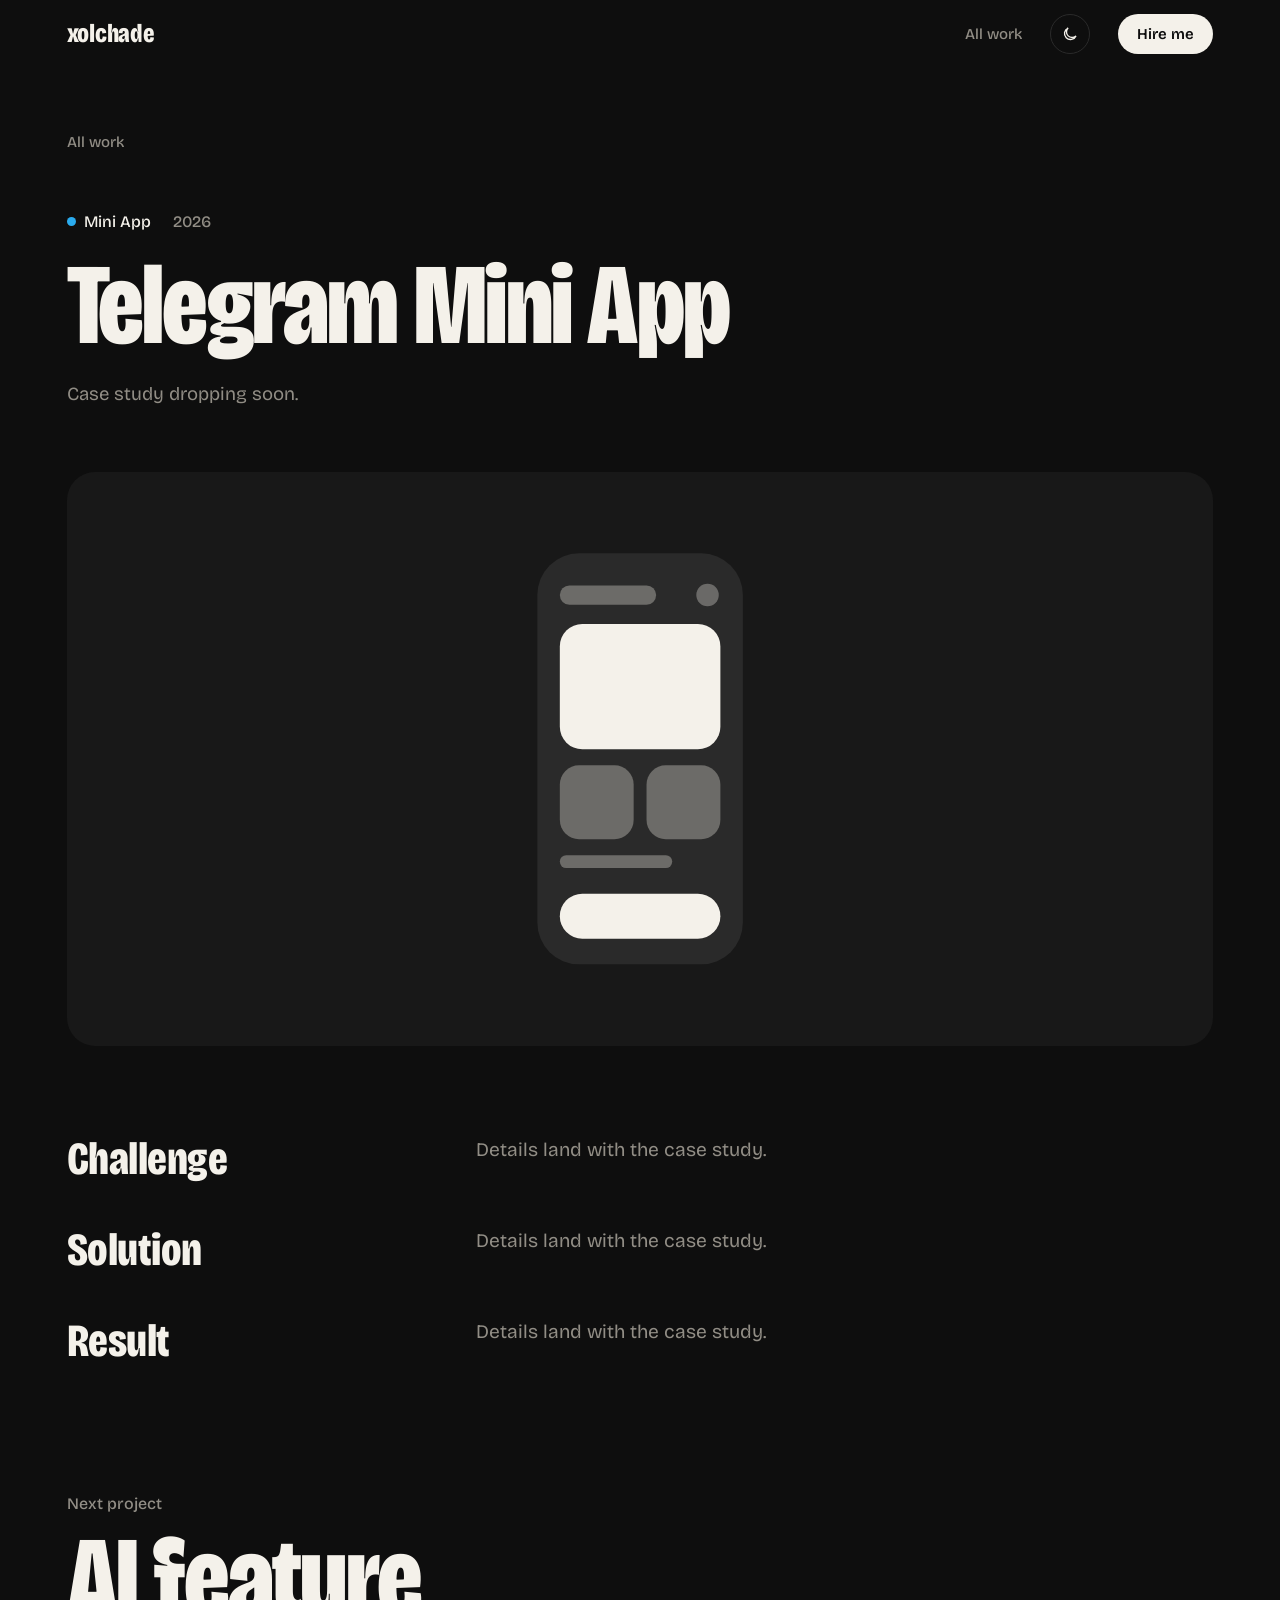
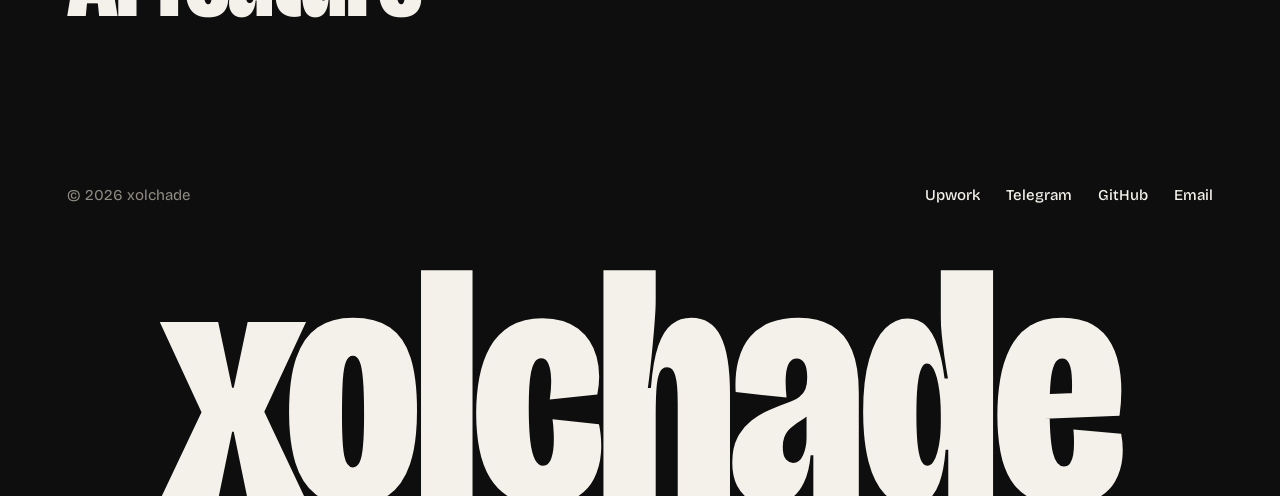
<file: work.html>
<!doctype html>
<html lang="en">
<head>
  <meta charset="utf-8">
  <meta name="viewport" content="width=device-width, initial-scale=1">
  <script>(()=>{const d=document.documentElement;d.classList.add("js","skip-intro");try{d.dataset.theme=localStorage.getItem("theme")||"dark";sessionStorage.setItem("seen","1")}catch{}})()</script>
  <title>Project — xolchade</title>
  <meta name="description" content="A project by xolchade: Telegram Mini Apps, bots, API and AI integrations.">
  <meta name="theme-color" content="#0E0E0E">
  <meta property="og:image" content="https://xolchade.dev/og.png">
  <link rel="icon" href="favicon.svg" type="image/svg+xml">
  <link rel="preload" href="fonts/bricolage.woff" as="font" type="font/woff" crossorigin>
  <link rel="stylesheet" href="styles.css">
  <script type="module" src="work.js" blocking="render"></script>
</head>
<body>
  <header class="bar">
    <a class="logo" href="./" aria-label="xolchade, home">xolchade</a>
    <nav aria-label="Sections">
      <a class="nav-link" href="./#work">All work</a>
      <button class="theme" id="theme" aria-label="Switch theme">
        <svg class="sun" viewBox="0 0 24 24" aria-hidden="true"><circle cx="12" cy="12" r="4.5"/><path d="M12 2v2.5M12 19.5V22M2 12h2.5M19.5 12H22M4.9 4.9l1.8 1.8M17.3 17.3l1.8 1.8M4.9 19.1l1.8-1.8M17.3 6.7l1.8-1.8"/></svg>
        <svg class="moon" viewBox="0 0 24 24" aria-hidden="true"><path d="M20 14.5A8 8 0 1 1 9.5 4a6.5 6.5 0 0 0 10.5 10.5Z"/></svg>
      </button>
      <a class="btn small primary" data-link="upwork" href="./#contact">Hire me</a>
    </nav>
  </header>

  <main class="case" id="case"></main>

  <footer class="foot">
    <div class="foot-row">
      <span>© <span id="y"></span> xolchade</span>
      <nav aria-label="Contacts">
        <a class="ul" data-link="upwork" href="#">Upwork</a>
        <a class="ul" data-link="telegram" href="#">Telegram</a>
        <a class="ul" data-link="github" href="#">GitHub</a>
        <a class="ul" data-link="email" href="#">Email</a>
      </nav>
    </div>
    <div class="wordmark display" aria-hidden="true">xolchade</div>
  </footer>
  <script type="module" src="theme.js"></script>
</body>
</html>
</file>
<file: styles.css>
/* xolchade.dev — built to DESIGN.md */
@font-face {
  font-family: "Bricolage";
  src: url("fonts/bricolage.woff") format("woff");
  font-weight: 200 800;
  font-stretch: 75% 100%;
  font-display: swap;
}
@view-transition { navigation: auto; }

:root {
  color-scheme: light;
  --bg: light-dark(#F4F1EA, #0E0E0E);
  --surface: light-dark(#FFFFFF, #191919);
  --card: light-dark(#E9E5DB, #181818);
  --ink: light-dark(#0E0E0E, #F4F1EA);
  --mute: light-dark(#69655D, #918D85);
  --hair: light-dark(#D9D4C8, #2B2B2B);
  --acc: #2AABEE;
  --on-acc: #0E0E0E;
  --tg: #2AABEE;
  --api: light-dark(#E79A00, #FFB340);
  --ai: light-dark(#E2437A, #FF6092);
  --ui: light-dark(#0FA07E, #5CE0BE);
  --d3: light-dark(#E5562B, #FF7F57);
  --font: "Bricolage", system-ui, -apple-system, "Segoe UI", sans-serif;
  --pad: clamp(22px, 5.2vw, 84px);
  --sec: clamp(96px, 17vh, 210px);
  --r-lg: clamp(20px, 2.2vw, 32px);
  --ease: cubic-bezier(.2, .8, .2, 1);
  --ease-io: cubic-bezier(.65, 0, .35, 1);
  --intro: .55s;
}
:root[data-theme="dark"] { color-scheme: dark; }
:root.skip-intro { --intro: .1s; }

*, *::before, *::after { box-sizing: border-box; }
html { -webkit-text-size-adjust: 100%; scroll-padding-top: 88px; }
html.lock { overflow: hidden; }
body {
  margin: 0;
  background: var(--bg);
  color: var(--ink);
  font: 400 18px/1.5 var(--font);
  font-stretch: 100%;
  -webkit-font-smoothing: antialiased;
  overflow-x: clip;
}
a { color: inherit; }
h1, h2, h3, p, ol, ul { margin: 0; }
ol, ul { padding: 0; list-style: none; }
p { text-wrap: pretty; }
button, input { font: inherit; color: inherit; }
button { cursor: pointer; }
:focus-visible { outline: 2px solid var(--acc); outline-offset: 3px; border-radius: 8px; }
::selection { background: var(--ink); color: var(--bg); }

.display {
  font-stretch: 75%;
  font-weight: 800;
  letter-spacing: -0.015em;
  line-height: .92;
  text-wrap: balance;
}
.lede { font-size: clamp(17px, 1.45vw, 22px); color: var(--mute); max-width: 40ch; }

.skip { position: fixed; left: -999px; top: 12px; z-index: 200; background: var(--ink); color: var(--bg); padding: 10px 16px; border-radius: 999px; }
.skip:focus { left: 12px; }

/* ---------- preloader ---------- */
.preloader {
  position: fixed; inset: 0; z-index: 100;
  background: var(--bg);
  display: grid; place-items: center;
  animation: pre-out .4s var(--ease-io) .42s forwards;
}
.skip-intro .preloader { display: none; }
.pre-dots { display: flex; gap: 10px; }
.pre-dots i { width: 12px; height: 12px; border-radius: 50%; background: var(--acc); scale: 0; animation: pre-in .3s var(--ease) forwards, pre-merge .2s var(--ease-io) .28s forwards; }
.pre-dots i:nth-child(1) { --m: 22px; }
.pre-dots i:nth-child(2) { --m: 0px; animation-delay: .05s, .28s; }
.pre-dots i:nth-child(3) { --m: -22px; animation-delay: .1s, .28s; }
@keyframes pre-in { to { scale: 1; } }
@keyframes pre-merge { to { translate: var(--m) 0; } }
@keyframes pre-out { to { translate: 0 -100%; visibility: hidden; } }

/* ---------- buttons, links ---------- */
.btn {
  position: relative; isolation: isolate; overflow: hidden;
  display: inline-flex; align-items: center; justify-content: center;
  height: 58px; padding: 0 30px;
  border-radius: 999px; border: 1.5px solid transparent;
  font-weight: 600; font-size: 17px; line-height: 1;
  text-decoration: none; white-space: nowrap;
  transition: translate .5s var(--ease), scale .2s var(--ease), color .25s, border-color .25s;
}
.btn:active { scale: .97; }
.btn.primary { background: var(--ink); color: var(--bg); }
.btn.primary::before {
  content: ""; position: absolute; inset: -2px; z-index: -1; border-radius: inherit;
  background: var(--acc); translate: 0 102%;
  transition: translate .45s var(--ease);
}
.btn.ghost { border-color: var(--hair); color: var(--ink); background: var(--bg); }
.btn.small { height: 40px; padding: 0 18px; font-size: 15px; }
.btn.big { height: 72px; padding: 0 40px; font-size: 20px; }
@media (hover: hover) {
  .btn.primary:hover { color: var(--on-acc); }
  .btn.primary:hover::before { translate: 0 0; }
  .btn.ghost:hover { border-color: var(--ink); }
}
.ul { position: relative; text-decoration: none; padding-bottom: 2px; }
.ul::after { content: ""; position: absolute; left: 0; right: 0; bottom: 0; height: 1.5px; background: currentColor; transform-origin: left; scale: 0 1; transition: scale .35s var(--ease); }
.ul:hover::after { scale: 1 1; }

/* ---------- header ---------- */
.bar {
  position: fixed; inset: 0 0 auto; z-index: 50;
  display: flex; align-items: center; justify-content: space-between;
  padding: 14px var(--pad);
  view-transition-name: bar;
}
.bar::before { content: ""; position: absolute; inset: 0; z-index: -1; background: var(--bg); opacity: 0; transition: opacity .25s; }
.bar.scrolled::before { opacity: 1; }
.logo { font-stretch: 75%; font-weight: 800; font-size: 26px; letter-spacing: -0.01em; text-decoration: none; line-height: 1; }
.bar nav { display: flex; align-items: center; gap: clamp(12px, 2.2vw, 30px); }
.nav-link { text-decoration: none; font-size: 15px; font-weight: 500; color: var(--mute); transition: color .2s; }
.nav-link:hover { color: var(--ink); }
.theme {
  display: grid; place-items: center;
  width: 40px; height: 40px; border-radius: 50%;
  border: 1.5px solid var(--hair); background: transparent; color: var(--ink);
  transition: border-color .2s, rotate .5s var(--ease);
}
.theme:hover { border-color: var(--ink); rotate: 20deg; }
.theme svg { width: 18px; height: 18px; fill: none; stroke: currentColor; stroke-width: 1.8; stroke-linecap: round; }
.theme .moon { display: none; }
:root[data-theme="dark"] .theme .sun { display: none; }
:root[data-theme="dark"] .theme .moon { display: block; }
.theming * { view-transition-name: none !important; }
.theming::view-transition-old(root), .theming::view-transition-new(root) { animation: none; mix-blend-mode: normal; }

/* ---------- main ---------- */
main { position: relative; }
main > section { position: relative; z-index: 1; }

/* ---------- hero ---------- */
.hero {
  display: grid;
  grid-template-columns: minmax(0, 1fr) minmax(340px, 420px);
  gap: clamp(32px, 5vw, 88px);
  align-items: center;
  min-height: 100svh;
  padding: 104px var(--pad) 120px;
}
.gl { position: absolute; top: 0; left: calc(51% - min(50vw, 400px)); width: min(100vw, 800px); height: 100svh; z-index: -1; pointer-events: none; opacity: 0; transition: opacity .9s; }
.gl.on { opacity: 1; }
.hero h1 { font-size: clamp(52px, 8.3vw, 150px); line-height: .9; text-wrap: wrap; }
.hero .lede { margin-top: clamp(22px, 3vh, 36px); max-width: 30ch; }
.actions { display: flex; flex-wrap: wrap; gap: 12px; margin-top: clamp(26px, 4vh, 44px); }

.js .split .w { display: inline-block; overflow: clip; overflow-clip-margin: .02em; vertical-align: top; padding: .06em 0 .1em; margin: -.06em 0 -.1em; }
.js .split .w > span { display: inline-block; translate: 0 112%; animation: rise .9s var(--ease) forwards; animation-delay: calc(var(--intro) + var(--i) * 45ms); }
@keyframes rise { to { translate: 0 0; } }
.k { position: relative; display: inline-block; }
.nb { white-space: nowrap; }
.k::after {
  content: ""; position: absolute; left: 0; right: 0; bottom: .02em; height: .055em; border-radius: 1em;
  background: var(--acc); transform-origin: left; scale: 0 1;
  transition: scale .6s var(--ease);
}
.k.on::after { scale: 1 1; }
.js .intro { opacity: 0; translate: 0 24px; animation: fade-up .8s var(--ease) forwards; animation-delay: calc(var(--intro) + .45s + var(--n) * 80ms); }
@keyframes fade-up { to { opacity: 1; translate: 0 0; } }

/* chat */
.chat-wrap { position: relative; }
.chat {
  position: relative;
  display: flex; flex-direction: column;
  height: min(600px, 68svh); min-height: 460px;
  background: var(--surface);
  border-radius: 28px;
  box-shadow: 0 0 0 1px color-mix(in oklab, var(--ink) 8%, transparent), 0 50px 90px -50px light-dark(rgb(40 30 10 / .4), rgb(0 0 0 / .9));
}
.chat-head { display: flex; gap: 12px; align-items: center; padding: 16px 20px; }
.chat-head b { display: block; font-weight: 700; font-size: 16px; line-height: 1.2; }
.chat-head small { color: var(--mute); font-size: 13.5px; }
.avatar { width: 42px; height: 42px; border-radius: 50%; display: grid; place-items: center; background: var(--ink); color: var(--bg); font-stretch: 75%; font-weight: 800; font-size: 24px; line-height: 1; padding-bottom: 3px; }
.thread { flex: 1; overflow-y: auto; overscroll-behavior: contain; display: flex; flex-direction: column; gap: 8px; padding: 8px 20px 16px; scrollbar-width: none; }
.thread::-webkit-scrollbar { display: none; }
.msg { max-width: 86%; padding: 10px 15px; border-radius: 20px; font-size: 16px; line-height: 1.38; animation: pop .35s var(--ease) both; }
.msg.bot { background: color-mix(in oklab, var(--ink) 7%, var(--surface)); border-bottom-left-radius: 6px; align-self: flex-start; }
.msg.me { background: var(--acc); color: var(--on-acc); border-bottom-right-radius: 6px; align-self: flex-end; }
.msg a { font-weight: 600; }
.typing { display: flex; gap: 4px; padding: 15px 16px; }
.typing i { width: 7px; height: 7px; border-radius: 50%; background: var(--mute); opacity: .4; animation: blink 1s infinite; }
.typing i:nth-child(2) { animation-delay: .15s; }
.typing i:nth-child(3) { animation-delay: .3s; }
@keyframes blink { 50% { opacity: 1; translate: 0 -2px; } }
@keyframes pop { from { opacity: 0; translate: 0 8px; scale: .96; } }
.keyboard { display: grid; grid-template-columns: 1fr 1fr; gap: 6px; padding: 0 14px 10px; animation: pop .5s var(--ease) both; }
.keyboard[hidden] { display: none; }
.keyboard button, .keyboard a {
  display: block; text-align: center; text-decoration: none;
  border: 0; border-radius: 13px; padding: 12px 8px;
  background: color-mix(in oklab, var(--acc) 16%, var(--surface)); color: var(--ink);
  font-weight: 600; font-size: 14.5px; line-height: 1.2;
  transition: background .2s, scale .15s;
}
.keyboard button:hover, .keyboard a:hover { background: color-mix(in oklab, var(--acc) 30%, var(--surface)); }
.keyboard button:active { scale: .97; }
.keyboard .wide { grid-column: 1 / -1; }
.ask { display: flex; gap: 8px; padding: 0 14px 14px; }
.ask input { flex: 1; min-width: 0; height: 46px; border: 0; border-radius: 999px; padding: 0 18px; background: color-mix(in oklab, var(--ink) 6%, var(--surface)); font-size: 15.5px; }
.ask input::placeholder { color: var(--mute); }
.ask button { flex: none; width: 46px; height: 46px; border: 0; border-radius: 50%; background: var(--acc); color: var(--on-acc); display: grid; place-items: center; transition: scale .15s; }
.ask button:active { scale: .92; }
.ask svg { width: 20px; height: 20px; fill: none; stroke: currentColor; stroke-width: 2.2; stroke-linecap: round; stroke-linejoin: round; }
.chat-note { margin-top: 14px; font-size: 14px; color: var(--mute); text-align: center; }

/* ---------- reveals ---------- */
.js .reveal-mask { overflow: clip; overflow-clip-margin: .04em; padding-bottom: .12em; margin-bottom: -.12em; }
.js .reveal-mask > span { display: block; translate: 0 112%; transition: translate .9s var(--ease); }
.js .reveal-mask.in > span { translate: 0 0; }
.js .reveal { opacity: 0; translate: 0 24px; transition: opacity .8s var(--ease), translate .8s var(--ease); transition-delay: calc(var(--d, 0) * 1ms); }
.js .reveal.in { opacity: 1; translate: 0 0; }

/* ---------- services ---------- */
.services { padding: var(--sec) var(--pad) calc(var(--sec) * .6); }
.services h2, .work h2, .process h2 { font-size: clamp(44px, 6.4vw, 104px); }
.svc-list { margin-top: clamp(40px, 7vh, 88px); display: grid; gap: clamp(36px, 6vh, 64px); }
.svc { display: grid; grid-template-columns: minmax(0, 7fr) minmax(0, 5fr); gap: clamp(20px, 4vw, 64px); align-items: end; }
.svc h3 { font-size: clamp(38px, 5.6vw, 92px); line-height: .95; transition: translate .5s var(--ease); }
.svc p { position: relative; color: var(--mute); max-width: 46ch; padding: 0 0 .35em 22px; transition: color .3s; }
.svc p::before { content: ""; position: absolute; left: 0; top: .55em; width: 9px; height: 9px; border-radius: 50%; background: var(--t); }
@media (hover: hover) {
  .svc:hover h3 { translate: 14px 0; }
  .svc:hover p { color: var(--ink); }
}

/* ---------- stack marquee ---------- */
.stack { padding: calc(var(--sec) * .5) 0; }
.stack-title { padding: 0 var(--pad); color: var(--mute); font-size: 17px; font-weight: 500; margin-bottom: 22px; }
.marquee { display: flex; overflow: hidden; white-space: nowrap; user-select: none; }
.run { flex: none; display: flex; align-items: center; animation: marq 46s linear infinite; }
.marquee.rev .run { animation-direction: reverse; }
@keyframes marq { to { translate: -100% 0; } }
.it { display: inline-flex; align-items: center; font-stretch: 75%; font-weight: 800; font-size: clamp(34px, 5vw, 76px); line-height: 1.15; letter-spacing: -0.01em; }
.it::after { content: ""; width: .22em; height: .22em; border-radius: 50%; background: var(--acc); margin: 0 .5em; }
.marquee.rev .it { color: var(--mute); opacity: .5; }

/* ---------- work ---------- */
.work { padding: var(--sec) var(--pad); }
.work-head { display: flex; flex-wrap: wrap; align-items: end; justify-content: space-between; gap: 24px 40px; margin-bottom: clamp(28px, 5vh, 56px); }
.filters { display: flex; flex-wrap: wrap; gap: 8px; }
.chip {
  display: inline-flex; align-items: center; gap: 8px;
  height: 42px; padding: 0 18px; border: 0; border-radius: 999px;
  background: color-mix(in oklab, var(--ink) 6%, transparent); color: var(--ink);
  font-size: 15px; font-weight: 500;
  transition: background .25s, color .25s;
}
.chip i { width: 8px; height: 8px; border-radius: 50%; background: var(--c); }
.chip:hover { background: color-mix(in oklab, var(--ink) 12%, transparent); }
.chip[aria-pressed="true"] { background: var(--ink); color: var(--bg); }

.grid { display: grid; grid-template-columns: repeat(12, minmax(0, 1fr)); grid-auto-rows: clamp(200px, 21vw, 320px); gap: clamp(12px, 1.4vw, 20px); }
.card, .case-cover, .floater { --c: var(--ink); --c2: var(--card); --w: light-dark(#FFFFFF, #2A2A2A); }
.card {
  position: relative; display: block; overflow: hidden;
  grid-column: span var(--cs); grid-row: span var(--rs);
  border-radius: var(--r-lg);
  background: var(--c2); color: var(--ink); text-decoration: none;
  transform: perspective(1100px) rotateX(var(--rx, 0deg)) rotateY(var(--ry, 0deg));
  transition: transform .5s var(--ease), opacity .8s var(--ease), translate .8s var(--ease);
}
.card.tilt { transition: transform .1s linear; }
.card::after {
  content: ""; position: absolute; left: -260px; top: -260px; width: 520px; height: 520px; pointer-events: none;
  background: radial-gradient(closest-side, color-mix(in oklab, var(--acc) 30%, transparent), transparent);
  transform: translate3d(var(--sx, 0px), var(--sy, 0px), 0);
  opacity: 0; transition: opacity .35s;
}
.card .cover { position: absolute; inset: 0; }
.art { position: absolute; left: 6%; top: 5%; width: 88%; height: 70%; translate: var(--px, 0px) var(--py, 0px); transition: scale .7s var(--ease), translate .5s var(--ease); }
.cap { position: absolute; left: 0; right: 0; bottom: 0; padding: clamp(16px, 1.6vw, 24px); display: flex; align-items: end; justify-content: space-between; gap: 12px; }
.cap b { display: block; font-size: clamp(19px, 1.6vw, 24px); font-weight: 700; letter-spacing: -0.01em; line-height: 1.15; }
.cap small { display: flex; align-items: center; gap: 7px; margin-top: 3px; font-size: 14px; color: var(--mute); }
.cap small i { width: 8px; height: 8px; border-radius: 50%; background: var(--t); }
.cap .yr { font-size: 14px; font-weight: 500; font-variant-numeric: tabular-nums; color: var(--mute); }
@media (hover: hover) {
  .card:hover::after { opacity: 1; }
  .card:hover .art { scale: 1.06; }
  .card:hover { --c: var(--acc); }
}

/* cover drawings */
.art .c { fill: var(--c); } .art .w { fill: var(--w); } .art .ink { fill: var(--ink); }
.art .o3 { opacity: .32; } .art .o6 { opacity: .62; }
.art .ln { fill: none; stroke: var(--c); stroke-width: 3; opacity: .35; stroke-linecap: round; }
.art .ln.run { opacity: 1; stroke-dasharray: 14 130; animation: dash 2.2s linear infinite; }
.art .bgs { fill: none; stroke: var(--c2); stroke-width: 5; stroke-linecap: round; }
.art .sel { fill: none; stroke: var(--ink); stroke-width: 2; stroke-dasharray: 6 6; }
.art .bob { animation: bob 3.2s ease-in-out infinite; }
.art .pop { animation: popk 2.4s ease-in-out infinite; transform-box: fill-box; transform-origin: center; }
.art .pulse { animation: pulse 1.8s ease-in-out infinite; transform-box: fill-box; transform-origin: center; }
.art .dot { animation: blink 1s infinite; }
.art .spin { animation: spin 9s linear infinite; transform-box: fill-box; transform-origin: center; }
.art .spin.rev { animation-direction: reverse; animation-duration: 6s; }
.art .blink { animation: caret 1s steps(1) infinite; }
.art .ptr { animation: ptr 3.4s var(--ease-io) infinite; }
.art .d1 { animation-delay: -.5s; } .art .d2 { animation-delay: -1s; }
.art * { animation-play-state: paused; }
.card:hover .art *, .case-cover .art *, .floater .art * { animation-play-state: running; }
@keyframes dash { to { stroke-dashoffset: -144; } }
@keyframes bob { 50% { translate: 0 -8px; } }
@keyframes popk { 50% { scale: .88; } }
@keyframes pulse { 50% { scale: 1.08; } }
@keyframes spin { to { rotate: 360deg; } }
@keyframes caret { 50% { opacity: 0; } }
@keyframes ptr { 50% { translate: -46px 44px; } }

/* ---------- process ---------- */
.process { padding: var(--sec) 0; }
.process h2 { padding: 0 var(--pad); }
.track { display: grid; gap: 56px; padding: 0 var(--pad); margin-top: clamp(36px, 6vh, 72px); }
.step h3 { font-size: clamp(24px, 2.4vw, 36px); font-weight: 700; letter-spacing: -0.015em; line-height: 1.1; margin-top: 6px; }
.step p { color: var(--mute); max-width: 36ch; margin-top: 12px; }
.num { display: block; font-size: 96px; line-height: .8; color: var(--acc); }
.rail { display: none; }
@media (min-width: 900px) and (prefers-reduced-motion: no-preference) {
  .process { --step: clamp(380px, 40vw, 640px); --gap: clamp(40px, 6vw, 110px); padding: 0; height: calc(100vh + var(--pad) + 4 * var(--step) + 3 * var(--gap) + 22vw - 100vw); }
  .pin { position: sticky; top: 0; height: 100vh; overflow: hidden; display: flex; flex-direction: column; justify-content: center; padding-top: 72px; }
  .track { display: flex; gap: var(--gap); width: max-content; padding-right: 22vw; margin-top: clamp(20px, 5vh, 60px); will-change: transform; }
  .step { flex: none; width: var(--step); opacity: .22; transition: opacity .5s; }
  .step.on { opacity: 1; }
  .num { font-size: clamp(160px, 19vw, 300px); }
  .rail { display: block; position: relative; height: 2px; margin: clamp(28px, 6vh, 64px) var(--pad) 0; background: var(--hair); border-radius: 2px; }
  .rail i { position: absolute; inset: 0; background: var(--ink); transform-origin: left; transform: scaleX(0); border-radius: 2px; }
}

/* ---------- contact ---------- */
.contact { padding: var(--sec) var(--pad) calc(var(--sec) * .9); }
.contact h2 { font-size: clamp(52px, 9.4vw, 170px); line-height: .88; max-width: 11ch; }
.contact .lede { margin-top: clamp(22px, 4vh, 40px); }

/* ---------- footer ---------- */
.foot { position: relative; z-index: 1; padding: 0 var(--pad); overflow: hidden; }
.foot-row { display: flex; flex-wrap: wrap; justify-content: space-between; gap: 12px 32px; font-size: 15px; color: var(--mute); }
.foot-row nav { display: flex; flex-wrap: wrap; gap: 8px 26px; }
.foot-row a { color: var(--ink); font-weight: 500; }
.wordmark { font-size: 26.5vw; font-weight: 800; line-height: .8; letter-spacing: -0.02em; text-align: center; margin: clamp(24px, 5vh, 56px) 0 -0.085em; white-space: nowrap; user-select: none; }
.wordmark span { display: inline-block; transition: transform .35s var(--ease); }

/* ---------- cursor badge ---------- */
.cursor { position: fixed; left: 0; top: 0; z-index: 90; pointer-events: none; width: 0; height: 0; }
.cursor span {
  position: absolute; left: -46px; top: -46px; width: 92px; height: 92px; border-radius: 50%;
  display: grid; place-items: center;
  background: var(--ink); color: var(--bg); font-size: 15px; font-weight: 600;
  opacity: 0; scale: .3; transition: opacity .2s, scale .3s var(--ease);
}
.cursor.on span { opacity: 1; scale: 1; }
.has-cursor [data-cursor] { cursor: none; }

/* ---------- case page ---------- */
.case { padding: 128px var(--pad) var(--sec); position: relative; z-index: 1; }
.back { display: inline-block; font-size: 15px; font-weight: 500; color: var(--mute); margin-bottom: clamp(28px, 6vh, 64px); }
.case-meta { display: flex; align-items: center; gap: 22px; color: var(--mute); font-size: 16px; font-weight: 500; margin-bottom: 18px; }
.case-meta .kind { display: inline-flex; align-items: center; gap: 8px; color: var(--ink); }
.case-meta .kind i { width: 9px; height: 9px; border-radius: 50%; background: var(--t); }
.case h1 { font-size: clamp(52px, 9vw, 160px); }
.case .lede { margin-top: 24px; }
.case-cover { position: relative; margin-top: clamp(36px, 7vh, 80px); aspect-ratio: 16 / 8; max-height: 76vh; width: 100%; border-radius: var(--r-lg); background: var(--c2); overflow: hidden; }
.case-cover .art { left: 5%; top: 8%; width: 90%; height: 84%; }
.case-body { display: grid; grid-template-columns: minmax(0, 4fr) minmax(0, 8fr); gap: clamp(28px, 5vh, 56px) 40px; margin-top: clamp(56px, 10vh, 120px); }
.case-body dt { font-stretch: 75%; font-weight: 800; font-size: clamp(30px, 3.6vw, 56px); line-height: 1; letter-spacing: -0.01em; }
.case-body dd { margin: 0; color: var(--mute); max-width: 52ch; font-size: clamp(18px, 1.5vw, 22px); }
.next { display: block; margin-top: clamp(72px, 14vh, 170px); text-decoration: none; }
.next small { color: var(--mute); font-size: 16px; font-weight: 500; }
.next span { display: block; font-stretch: 75%; font-weight: 800; font-size: clamp(48px, 9vw, 150px); line-height: .92; letter-spacing: -0.015em; margin-top: 8px; transition: translate .5s var(--ease); }
@media (hover: hover) { .next:hover span { translate: 18px 0; } }
.floater { position: fixed; left: 0; top: 0; z-index: 60; pointer-events: none; width: 320px; aspect-ratio: 4 / 3; margin: 26px 0 0 26px; border-radius: 24px; overflow: hidden; background: var(--c2); opacity: 0; scale: .85; transition: opacity .25s, scale .35s var(--ease); }
.floater.on { opacity: 1; scale: 1; }
.floater .art { left: 8%; top: 8%; width: 84%; height: 84%; }

/* 404 */
.lost { min-height: 100svh; display: grid; place-items: center; padding: 20px; }
.lost .chat { width: min(420px, 100%); height: auto; min-height: 0; }
.lost .thread { flex: none; padding-top: 4px; }

/* ---------- terminal (easter egg) ---------- */
.term { position: fixed; inset: 0; z-index: 120; display: grid; place-items: center; padding: 16px; background: rgb(0 0 0 / .72); animation: term-in .25s var(--ease) both; }
.term-win { width: min(760px, 100%); height: min(520px, 86svh); display: flex; flex-direction: column; background: #0E0E0E; color: #E8E4DB; border-radius: 18px; box-shadow: 0 0 0 1px #2B2B2B, 0 40px 100px -30px #000; font: 14.5px/1.55 ui-monospace, "SF Mono", "Cascadia Mono", Menlo, Consolas, monospace; overflow: hidden; }
.term-bar { display: flex; align-items: center; justify-content: space-between; padding: 10px 14px; color: #918D85; font-size: 13px; }
.term-bar button { border: 0; background: none; color: inherit; font: inherit; padding: 2px 8px; }
.term-out { flex: 1; overflow-y: auto; padding: 4px 16px 8px; white-space: pre-wrap; word-break: break-word; }
.term-out .u { color: #2AABEE; } .term-out .a { color: #FFB340; } .term-out .p { color: #FF6092; } .term-out .g { color: #5CE0BE; } .term-out .m { color: #918D85; }
.term-out a { color: #2AABEE; }
.term-in { display: flex; gap: 8px; padding: 8px 16px 14px; }
.term-in span { color: #5CE0BE; }
.term-in input { flex: 1; min-width: 0; border: 0; outline: 0; background: none; color: inherit; font: inherit; }
.term canvas { display: block; margin: 8px auto 0; border-radius: 8px; background: #191919; max-width: 100%; image-rendering: pixelated; }
@keyframes term-in { from { opacity: 0; scale: .98; } }

/* ---------- view transitions ---------- */
::view-transition-old(root), ::view-transition-new(root) { animation-duration: .35s; }
::view-transition-group(*) { animation-duration: .5s; animation-timing-function: var(--ease); }

/* ---------- responsive ---------- */
@media (max-width: 899px) {
  body { font-size: 16.5px; }
  .nav-link { display: none; }
  .hero { grid-template-columns: 1fr; align-items: start; gap: 44px; padding: 104px var(--pad) 110px; min-height: 0; }
  .hero h1 { font-size: clamp(46px, 13.6vw, 110px); }
  .gl { left: 0; width: 100%; height: min(100svh, 620px); }
  .chat { height: 520px; }
  .services h2, .work h2, .process h2 { font-size: clamp(40px, 11.5vw, 84px); }
  .svc { grid-template-columns: 1fr; gap: 14px; }
  .svc h3 { font-size: clamp(34px, 10vw, 72px); }
  .svc p { padding-left: 20px; }
  .grid { grid-template-columns: 1fr; grid-auto-rows: auto; }
  .card { grid-column: auto; grid-row: auto; aspect-ratio: 4 / 3.4; }
  .contact h2 { font-size: clamp(50px, 15vw, 120px); }
  .btn.big { height: 62px; padding: 0 28px; font-size: 18px; }
  .case-body { grid-template-columns: 1fr; gap: 10px; }
  .case-body dd { margin-bottom: 28px; }
  .case-cover { aspect-ratio: 4 / 3; }
}
@media (max-width: 420px) {
  .actions .btn { width: 100%; }
  .keyboard button { font-size: 13.5px; }
}

@media (prefers-reduced-motion: reduce) {
  *, *::before, *::after { animation-duration: .01ms !important; animation-delay: 0s !important; transition-duration: .01ms !important; transition-delay: 0s !important; }
  .run { animation: none; }
  .art * { animation: none !important; }
  @view-transition { navigation: none; }
}
</file>
